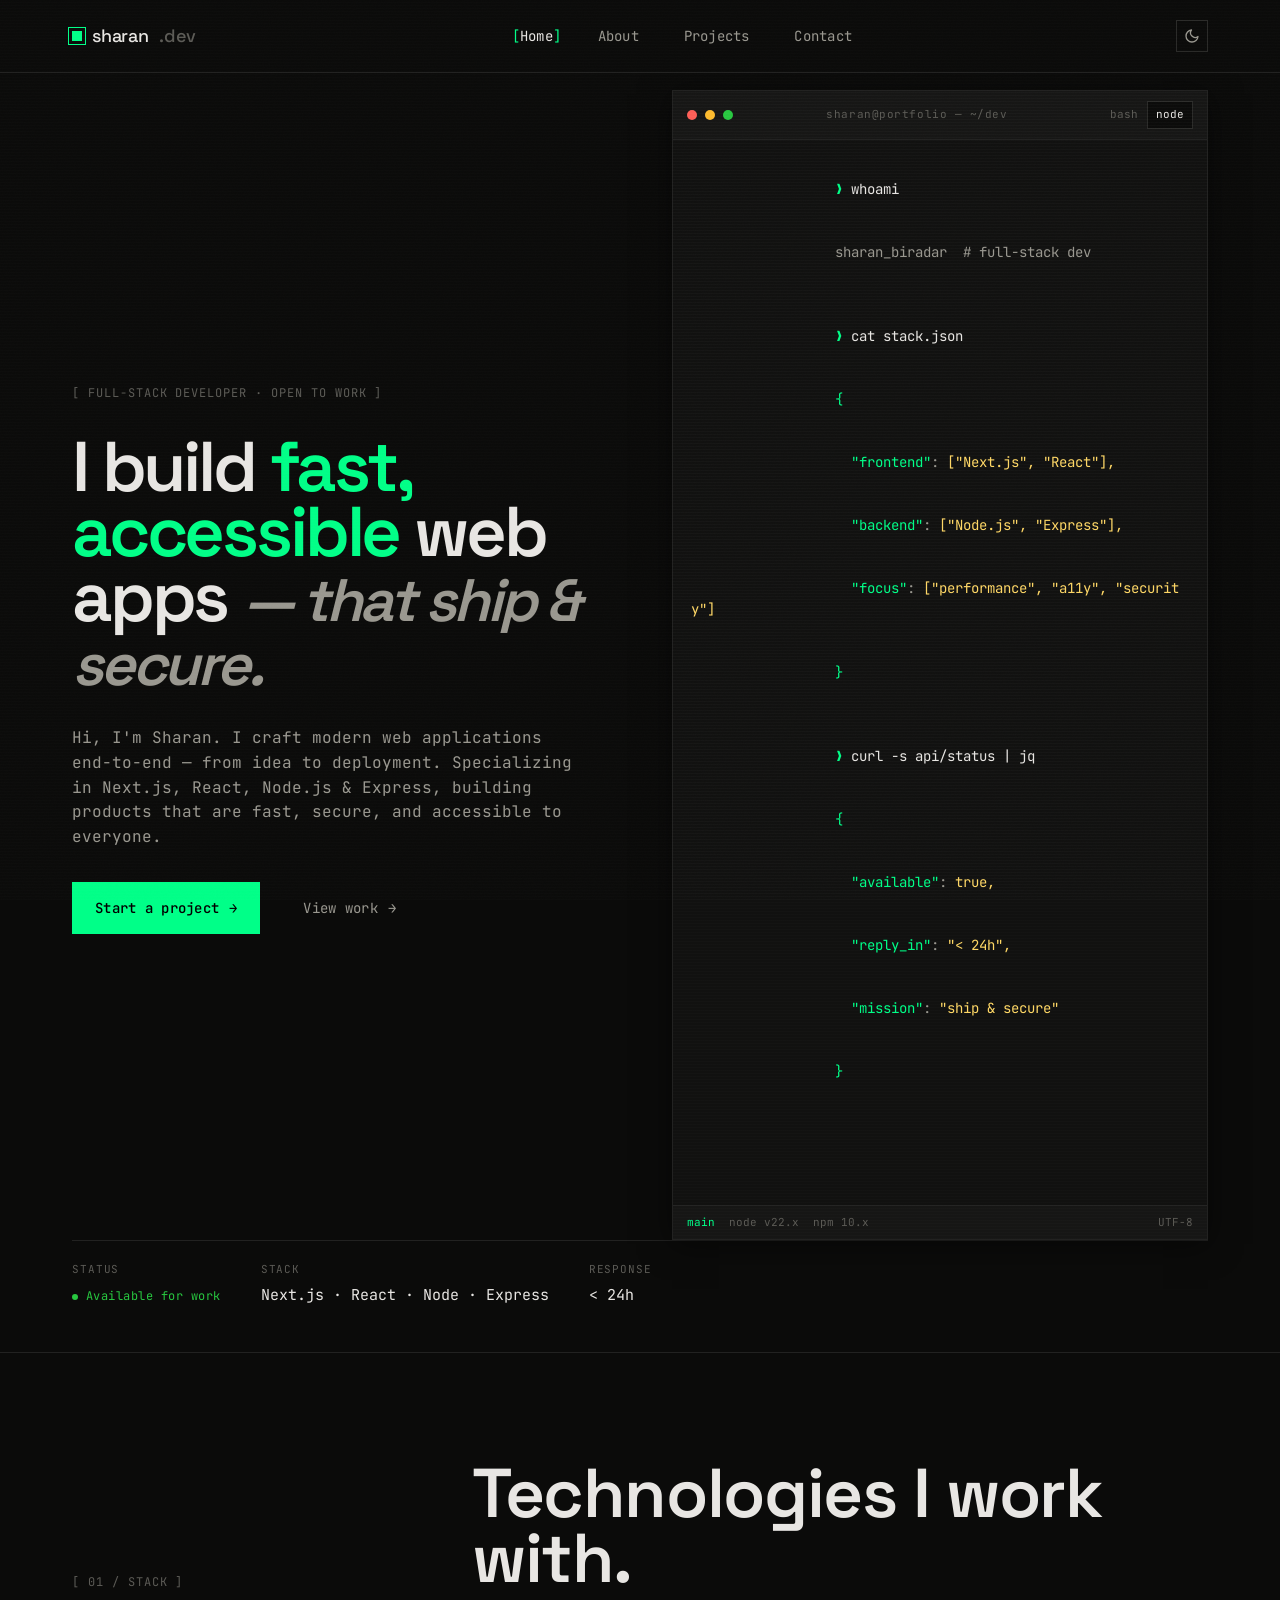
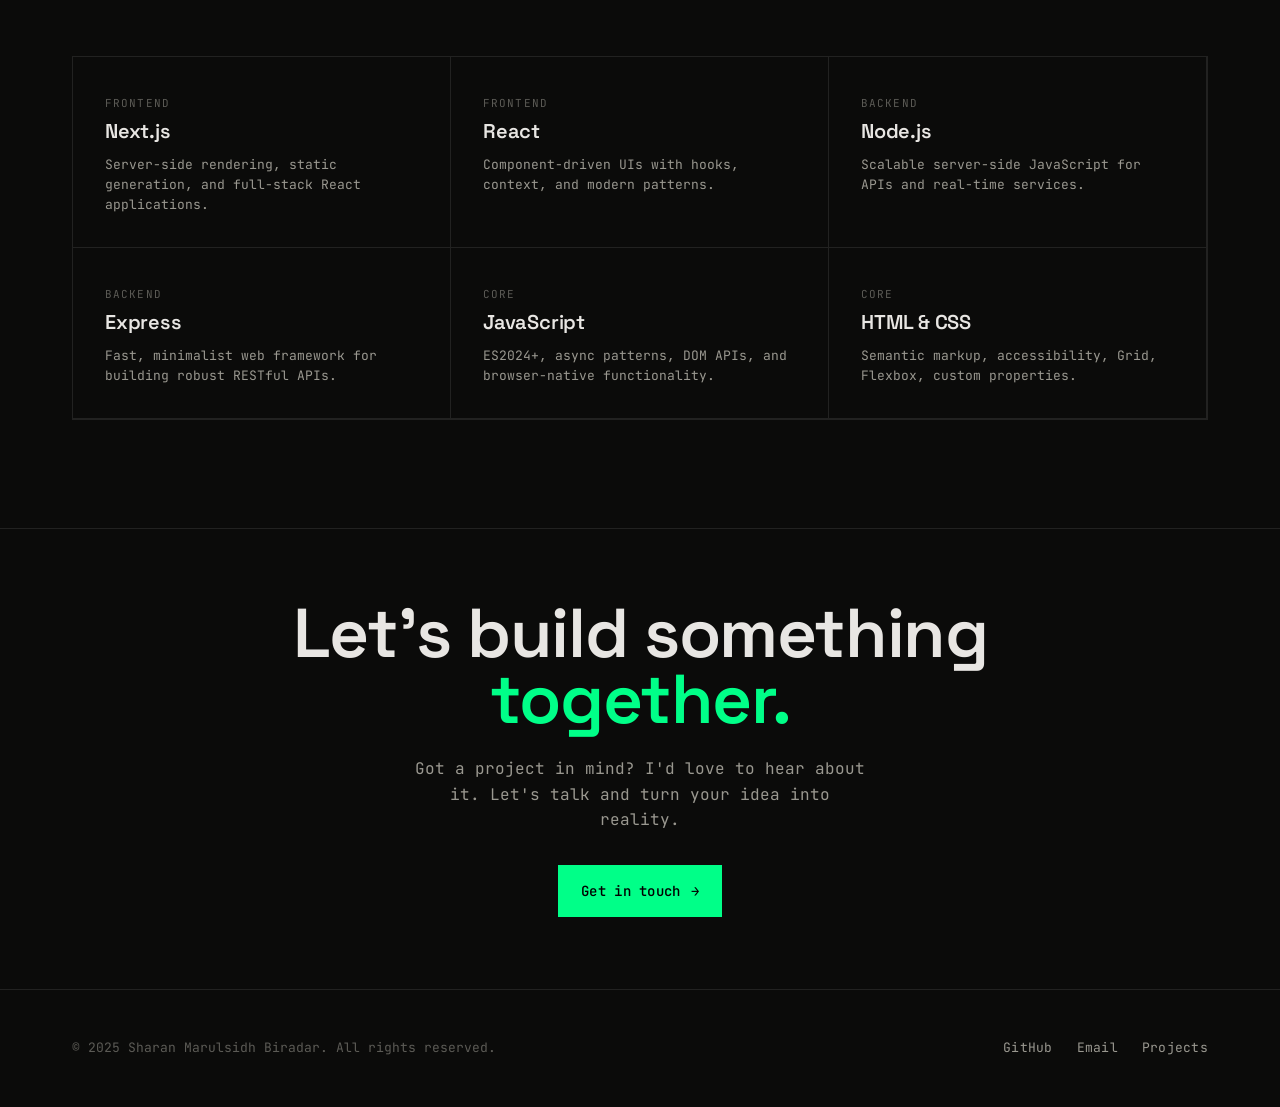
<file: index.html>
<!DOCTYPE html>
<html lang="en" data-theme="dark">
<head>
  <!-- Primary Meta Tags -->
  <meta charset="UTF-8">
  <meta name="viewport" content="width=device-width, initial-scale=1.0">
  <title>Sharan Marulsidh Biradar — Full-Stack Web Developer | Portfolio</title>
  <meta name="description" content="I build fast, accessible web apps that ship and secure. Full-stack developer specializing in Next.js, React, Node.js, and Express.">
  <meta name="author" content="Sharan Marulsidh Biradar">
  <meta name="robots" content="index, follow">
  <meta name="googlebot" content="index, follow, max-image-preview:large, max-snippet:-1">

  <!-- Open Graph / Social -->
  <meta property="og:type" content="website">
  <meta property="og:url" content="https://sharanmb.dev/">
  <meta property="og:title" content="Sharan Marulsidh Biradar — Full-Stack Web Developer">
  <meta property="og:description" content="I build fast, accessible web apps that ship and secure. Full-stack developer specializing in Next.js, React, Node.js, and Express.">
  <meta property="og:site_name" content="Sharan Marulsidh Biradar">
  <meta property="og:locale" content="en_US">

  <!-- Twitter Card -->
  <meta name="twitter:card" content="summary_large_image">
  <meta name="twitter:title" content="Sharan Marulsidh Biradar — Full-Stack Web Developer">
  <meta name="twitter:description" content="I build fast, accessible web apps that ship and secure. Full-stack developer specializing in Next.js, React, Node.js, and Express.">

  <!-- Canonical -->
  <link rel="canonical" href="https://sharanmb.dev/">

  <!-- Structured Data (JSON-LD) -->
  <script type="application/ld+json">
  {
    "@context": "https://schema.org",
    "@type": "Person",
    "name": "Sharan Marulsidh Biradar",
    "url": "https://sharanmb.dev",
    "jobTitle": "Full-Stack Web Developer",
    "description": "I build fast, accessible web apps that ship and secure.",
    "email": "mailto:sharan.marulsidh@cmr.edu.in",
    "knowsAbout": ["Next.js", "React", "Node.js", "Express", "JavaScript", "HTML5", "CSS3"]
  }
  </script>

  <!-- Styles -->
  <link rel="stylesheet" href="css/style.css">

  <!-- Theme init (prevent flash) -->
  <script>
    (function(){
      try {
        var t = localStorage.getItem('theme') === 'light' ? 'light' : 'dark';
        document.documentElement.setAttribute('data-theme', t);
        document.documentElement.style.colorScheme = t;
      } catch(e) {
        document.documentElement.setAttribute('data-theme', 'dark');
      }
    })();
  </script>
</head>
<body>
  <div class="page-wrapper">

    <!-- Skip Link (Accessibility) -->
    <a href="#main-content" class="skip-link">Skip to main content</a>

    <!-- ============================================================
         HEADER / NAVIGATION
         ============================================================ -->
    <header class="site-header" role="banner">
      <div class="container nav-inner">
        <!-- Logo -->
        <a href="index.html" class="nav-logo" aria-label="Sharan Marulsidh Biradar — home">
          <span class="nav-logo__dot" aria-hidden="true"></span>
          sharan<span class="nav-logo__suffix">.dev</span>
        </a>

        <!-- Desktop Navigation -->
        <nav aria-label="Main navigation" class="nav-links" id="main-nav">
          <a href="index.html" class="nav-link" aria-current="page">Home</a>
          <a href="about.html" class="nav-link">About</a>
          <a href="projects.html" class="nav-link">Projects</a>
          <a href="contact.html" class="nav-link">Contact</a>
        </nav>

        <!-- Actions -->
        <div class="nav-actions">
          <!-- Theme Toggle -->
          <button type="button"
                  id="theme-toggle"
                  class="theme-toggle"
                  aria-pressed="false"
                  aria-label="Switch to light mode">
            <svg class="icon-moon" xmlns="http://www.w3.org/2000/svg" width="16" height="16" viewBox="0 0 24 24" fill="none" stroke="currentColor" stroke-width="2" stroke-linecap="round" stroke-linejoin="round" aria-hidden="true">
              <path d="M21 12.79A9 9 0 1 1 11.21 3 7 7 0 0 0 21 12.79z"></path>
            </svg>
            <svg class="icon-sun" xmlns="http://www.w3.org/2000/svg" width="16" height="16" viewBox="0 0 24 24" fill="none" stroke="currentColor" stroke-width="2" stroke-linecap="round" stroke-linejoin="round" aria-hidden="true" style="display:none;">
              <circle cx="12" cy="12" r="5"></circle>
              <line x1="12" y1="1" x2="12" y2="3"></line>
              <line x1="12" y1="21" x2="12" y2="23"></line>
              <line x1="4.22" y1="4.22" x2="5.64" y2="5.64"></line>
              <line x1="18.36" y1="18.36" x2="19.78" y2="19.78"></line>
              <line x1="1" y1="12" x2="3" y2="12"></line>
              <line x1="21" y1="12" x2="23" y2="12"></line>
              <line x1="4.22" y1="19.78" x2="5.64" y2="18.36"></line>
              <line x1="18.36" y1="5.64" x2="19.78" y2="4.22"></line>
            </svg>
          </button>

          <!-- Mobile Menu Toggle -->
          <button type="button"
                  id="mobile-menu-toggle"
                  class="mobile-menu-toggle"
                  aria-expanded="false"
                  aria-controls="mobile-nav"
                  aria-label="Toggle navigation menu">
            <span aria-hidden="true"></span>
            <span aria-hidden="true"></span>
            <span aria-hidden="true"></span>
          </button>
        </div>
      </div>
    </header>

    <!-- Mobile Navigation -->
    <nav id="mobile-nav" class="mobile-nav" aria-label="Mobile navigation">
      <a href="index.html" class="nav-link" aria-current="page">Home</a>
      <a href="about.html" class="nav-link">About</a>
      <a href="projects.html" class="nav-link">Projects</a>
      <a href="contact.html" class="nav-link">Contact</a>
    </nav>

    <!-- ============================================================
         MAIN CONTENT
         ============================================================ -->
    <main id="main-content" tabindex="-1">

      <!-- ========== HERO SECTION ========== -->
      <section class="hero" aria-labelledby="hero-heading">
        <div class="container">
          <div class="hero__grid">

            <!-- Left: Content -->
            <div class="hero__content">
              <span class="hero__label" aria-hidden="true">[ Full-stack developer · open to work ]</span>

              <h1 id="hero-heading" class="hero__title">
                I build
                <span class="highlight">fast,</span>
                <span class="highlight">accessible</span>
                web apps
                <span class="subdued">— that ship &amp; secure.</span>
              </h1>

              <p class="hero__description">
                Hi, I'm Sharan. I craft modern web applications end-to-end — from idea to deployment. 
                Specializing in Next.js, React, Node.js &amp; Express, building products that are fast, 
                secure, and accessible to everyone.
              </p>

              <div class="hero__cta-group">
                <a href="contact.html" class="btn btn--primary" id="cta-contact">
                  Start a project
                  <span class="btn__arrow" aria-hidden="true">→</span>
                </a>
                <a href="projects.html" class="btn btn--ghost" id="cta-projects">
                  View work <span aria-hidden="true">→</span>
                </a>
              </div>
            </div>

            <!-- Right: Terminal Window (Decorative) -->
            <aside class="terminal" aria-label="Decorative code terminal" role="img">
              <div class="terminal__header" aria-hidden="true">
                <span class="terminal__dot terminal__dot--red"></span>
                <span class="terminal__dot terminal__dot--yellow"></span>
                <span class="terminal__dot terminal__dot--green"></span>
                <span class="terminal__title">sharan@portfolio — ~/dev</span>
                <div class="terminal__tabs">
                  <span class="terminal__tab">bash</span>
                  <span class="terminal__tab terminal__tab--active">node</span>
                </div>
              </div>

              <div class="terminal__body">
                <div class="terminal__line" style="opacity:0; transform:translateY(5px); transition: all 0.3s ease-out;">
                  <span class="terminal__prompt">❯ </span><span class="terminal__command">whoami</span>
                </div>
                <div class="terminal__line" style="opacity:0; transform:translateY(5px); transition: all 0.3s ease-out;">
                  <span class="terminal__output">sharan_biradar  # full-stack dev</span>
                </div>
                <div class="terminal__line" style="opacity:0; transform:translateY(5px); transition: all 0.3s ease-out;">&nbsp;</div>
                <div class="terminal__line" style="opacity:0; transform:translateY(5px); transition: all 0.3s ease-out;">
                  <span class="terminal__prompt">❯ </span><span class="terminal__command">cat stack.json</span>
                </div>
                <div class="terminal__line" style="opacity:0; transform:translateY(5px); transition: all 0.3s ease-out;">
                  <span class="terminal__key">{</span>
                </div>
                <div class="terminal__line" style="opacity:0; transform:translateY(5px); transition: all 0.3s ease-out;">
                  <span class="terminal__key">  "frontend"</span><span class="terminal__output">:</span><span class="terminal__value"> ["Next.js", "React"],</span>
                </div>
                <div class="terminal__line" style="opacity:0; transform:translateY(5px); transition: all 0.3s ease-out;">
                  <span class="terminal__key">  "backend"</span><span class="terminal__output">:</span><span class="terminal__value"> ["Node.js", "Express"],</span>
                </div>
                <div class="terminal__line" style="opacity:0; transform:translateY(5px); transition: all 0.3s ease-out;">
                  <span class="terminal__key">  "focus"</span><span class="terminal__output">:</span><span class="terminal__value"> ["performance", "a11y", "security"]</span>
                </div>
                <div class="terminal__line" style="opacity:0; transform:translateY(5px); transition: all 0.3s ease-out;">
                  <span class="terminal__key">}</span>
                </div>
                <div class="terminal__line" style="opacity:0; transform:translateY(5px); transition: all 0.3s ease-out;">&nbsp;</div>
                <div class="terminal__line" style="opacity:0; transform:translateY(5px); transition: all 0.3s ease-out;">
                  <span class="terminal__prompt">❯ </span><span class="terminal__command">curl -s api/status | jq</span>
                </div>
                <div class="terminal__line" style="opacity:0; transform:translateY(5px); transition: all 0.3s ease-out;">
                  <span class="terminal__key">{</span>
                </div>
                <div class="terminal__line" style="opacity:0; transform:translateY(5px); transition: all 0.3s ease-out;">
                  <span class="terminal__key">  "available"</span><span class="terminal__output">:</span><span class="terminal__value"> true,</span>
                </div>
                <div class="terminal__line" style="opacity:0; transform:translateY(5px); transition: all 0.3s ease-out;">
                  <span class="terminal__key">  "reply_in"</span><span class="terminal__output">:</span><span class="terminal__value"> "< 24h",</span>
                </div>
                <div class="terminal__line" style="opacity:0; transform:translateY(5px); transition: all 0.3s ease-out;">
                  <span class="terminal__key">  "mission"</span><span class="terminal__output">:</span><span class="terminal__value"> "ship & secure"</span>
                </div>
                <div class="terminal__line" style="opacity:0; transform:translateY(5px); transition: all 0.3s ease-out;">
                  <span class="terminal__key">}</span>
                </div>
                <div class="terminal__line" style="opacity:0; transform:translateY(5px); transition: all 0.3s ease-out;">&nbsp;</div>
                <div class="terminal__line" style="opacity:0; transform:translateY(5px); transition: all 0.3s ease-out;">
                  <span class="terminal__prompt">❯ </span><span class="terminal__cursor"></span>
                </div>
              </div>

              <div class="terminal__footer" aria-hidden="true">
                <div class="terminal__footer-left">
                  <span><span class="terminal__branch">main</span></span>
                  <span>node v22.x</span>
                  <span>npm 10.x</span>
                </div>
                <span>UTF-8</span>
              </div>
            </aside>

          </div>

          <!-- Meta Row -->
          <div class="hero__meta">
            <div class="hero__meta-item">
              <span class="hero__meta-label">Status</span>
              <span class="hero__meta-value">
                <span class="status-badge">
                  <span class="status-badge__dot" aria-hidden="true"></span>
                  Available for work
                </span>
              </span>
            </div>
            <div class="hero__meta-item">
              <span class="hero__meta-label">Stack</span>
              <span class="hero__meta-value">Next.js · React · Node · Express</span>
            </div>
            <div class="hero__meta-item">
              <span class="hero__meta-label">Response</span>
              <span class="hero__meta-value">&lt; 24h</span>
            </div>
          </div>
        </div>
      </section>

      <!-- ========== SKILLS PREVIEW ========== -->
      <section class="section" id="skills-preview" aria-labelledby="skills-heading">
        <div class="container">
          <div class="section__header">
            <span class="section__label">[ 01 / STACK ]</span>
            <h2 class="section__title" id="skills-heading">Technologies I work with.</h2>
          </div>

          <div class="skills__grid" role="list">
            <article class="skill-card" role="listitem">
              <span class="skill-card__label">Frontend</span>
              <h3 class="skill-card__name">Next.js</h3>
              <p class="skill-card__desc">Server-side rendering, static generation, and full-stack React applications.</p>
            </article>
            <article class="skill-card" role="listitem">
              <span class="skill-card__label">Frontend</span>
              <h3 class="skill-card__name">React</h3>
              <p class="skill-card__desc">Component-driven UIs with hooks, context, and modern patterns.</p>
            </article>
            <article class="skill-card" role="listitem">
              <span class="skill-card__label">Backend</span>
              <h3 class="skill-card__name">Node.js</h3>
              <p class="skill-card__desc">Scalable server-side JavaScript for APIs and real-time services.</p>
            </article>
            <article class="skill-card" role="listitem">
              <span class="skill-card__label">Backend</span>
              <h3 class="skill-card__name">Express</h3>
              <p class="skill-card__desc">Fast, minimalist web framework for building robust RESTful APIs.</p>
            </article>
            <article class="skill-card" role="listitem">
              <span class="skill-card__label">Core</span>
              <h3 class="skill-card__name">JavaScript</h3>
              <p class="skill-card__desc">ES2024+, async patterns, DOM APIs, and browser-native functionality.</p>
            </article>
            <article class="skill-card" role="listitem">
              <span class="skill-card__label">Core</span>
              <h3 class="skill-card__name">HTML &amp; CSS</h3>
              <p class="skill-card__desc">Semantic markup, accessibility, Grid, Flexbox, custom properties.</p>
            </article>
          </div>
        </div>
      </section>

      <!-- ========== CTA BANNER ========== -->
      <section class="section" aria-labelledby="cta-heading" style="padding-block: clamp(40px, 8vh, 80px);">
        <div class="container" style="text-align: center;">
          <h2 id="cta-heading" class="section__title" style="margin-bottom: var(--space-lg);">
            Let's build something<br><span style="color: var(--color-primary);">together.</span>
          </h2>
          <p style="color: var(--color-text-muted); margin-bottom: var(--space-xl); max-width: 45ch; margin-inline: auto; font-size: 1rem; line-height: 1.6;">
            Got a project in mind? I'd love to hear about it. Let's talk and turn your idea into reality.
          </p>
          <a href="contact.html" class="btn btn--primary" id="cta-bottom-contact">
            Get in touch
            <span class="btn__arrow" aria-hidden="true">→</span>
          </a>
        </div>
      </section>

    </main>

    <!-- ============================================================
         FOOTER
         ============================================================ -->
    <footer class="site-footer" role="contentinfo">
      <div class="container footer__inner">
        <p class="footer__copyright">
          © <time datetime="2025">2025</time> Sharan Marulsidh Biradar. All rights reserved.
        </p>
        <nav class="footer__links" aria-label="Footer navigation">
          <a href="https://github.com/sharanbiradar20-hash" class="footer__link" target="_blank" rel="noopener noreferrer">GitHub</a>
          <a href="mailto:sharan.marulsidh@cmr.edu.in" class="footer__link">Email</a>
          <a href="projects.html" class="footer__link">Projects</a>
        </nav>
      </div>
    </footer>

  </div>

  <!-- Scripts -->
  <script src="js/main.js"></script>
</body>
</html>
</file>
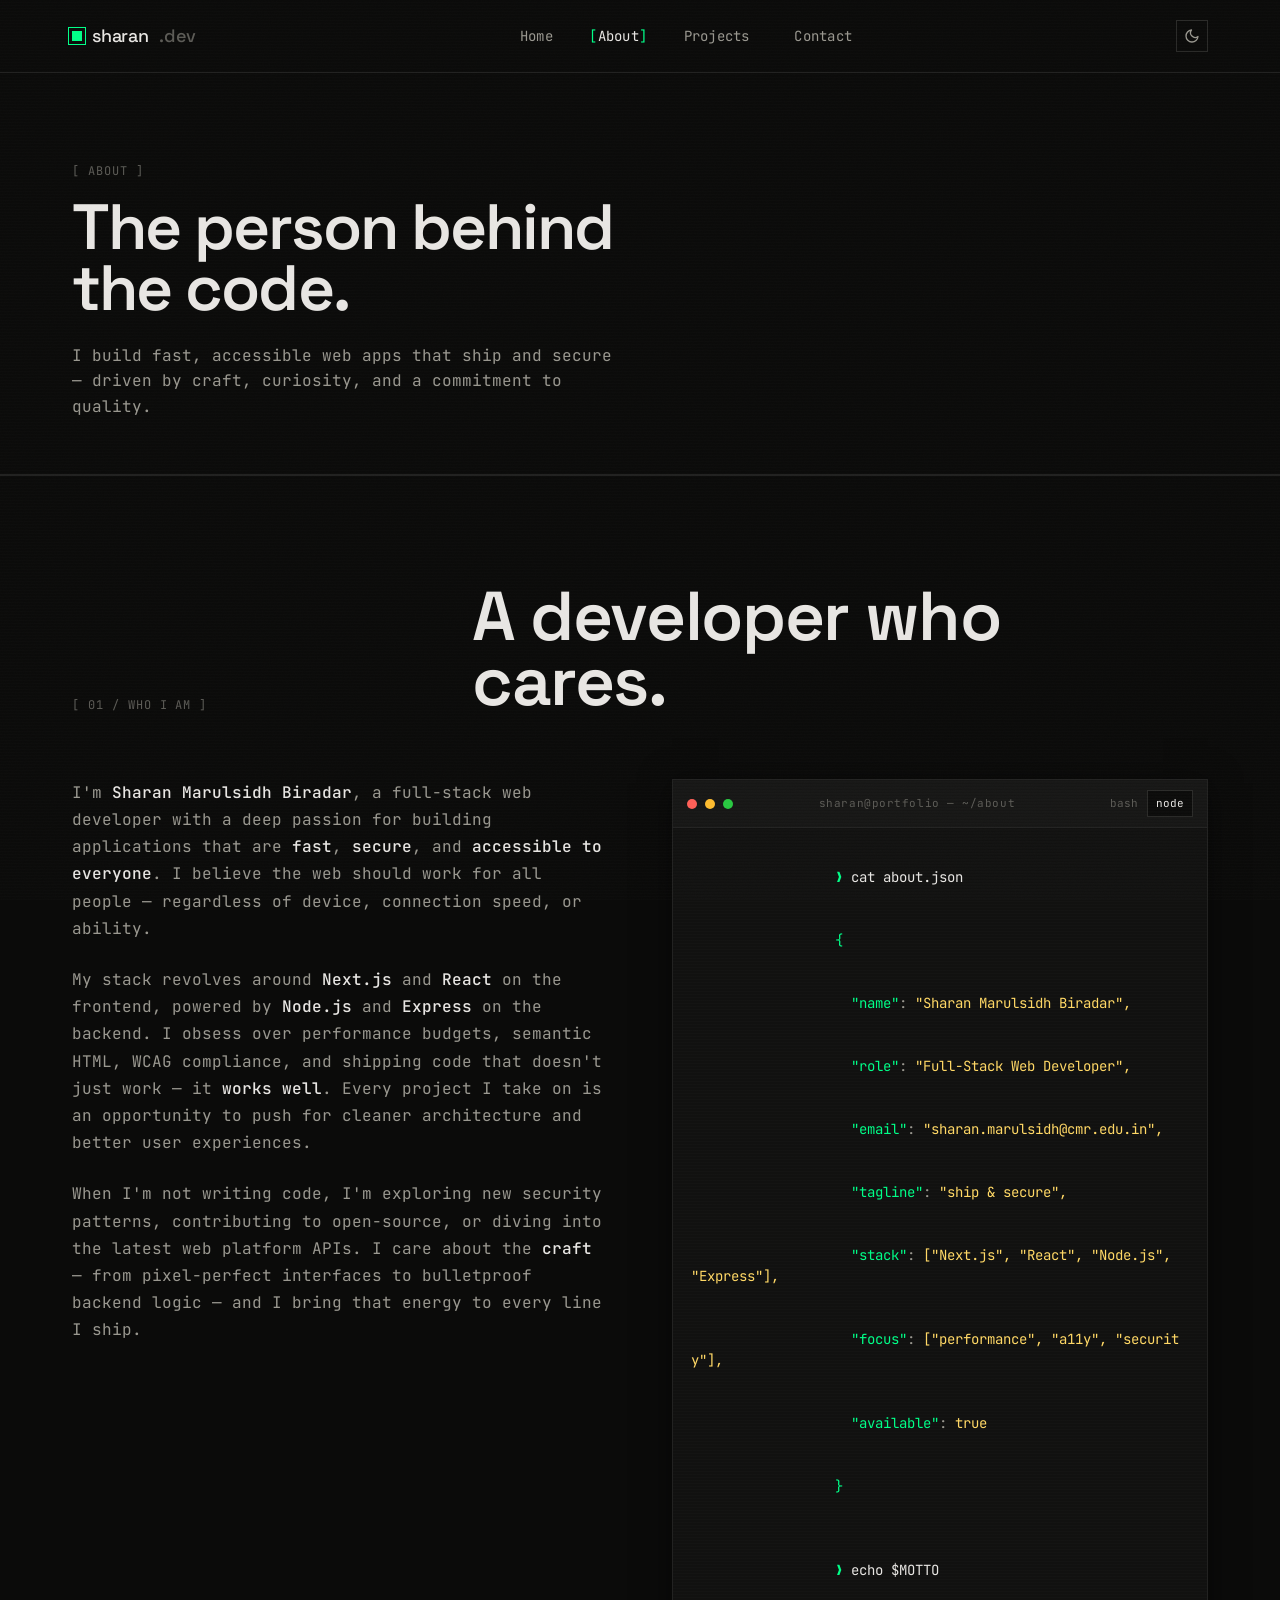
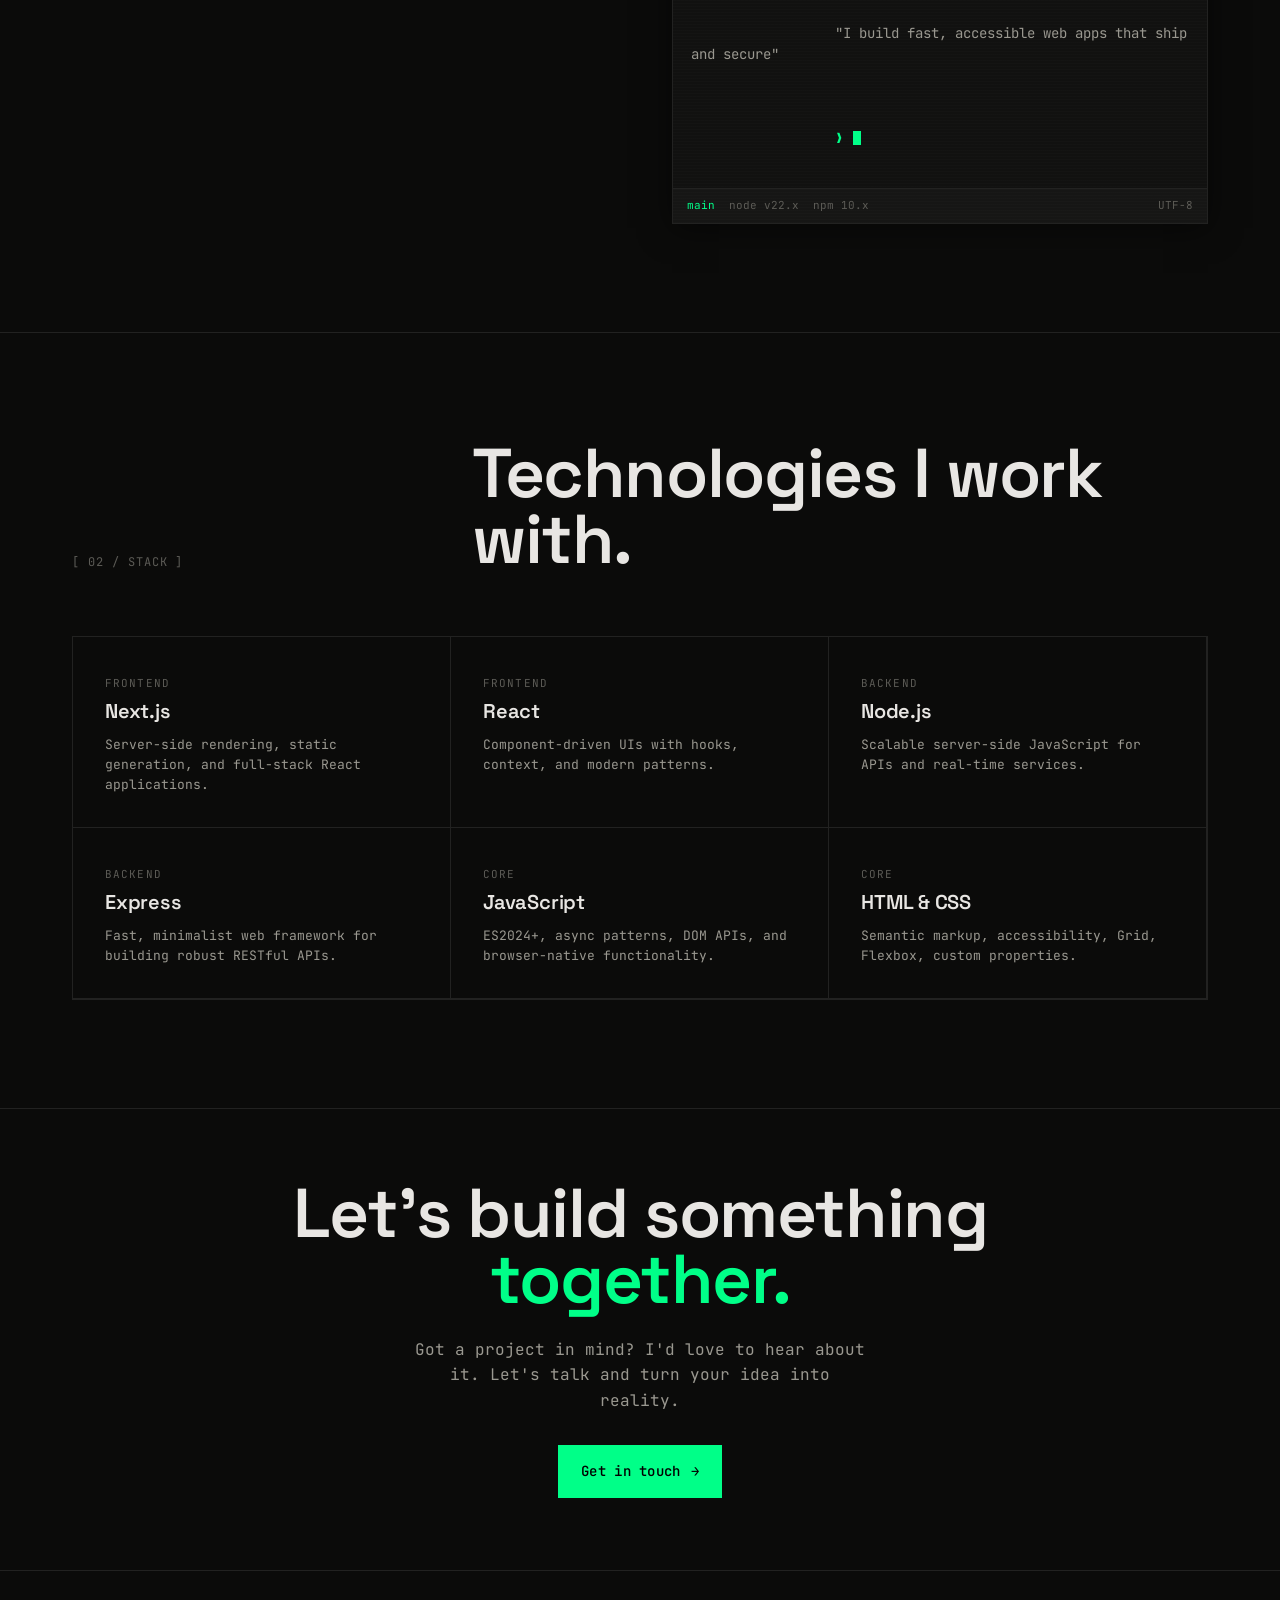
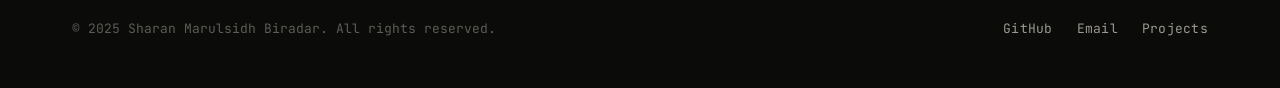
<file: about.html>
<!DOCTYPE html>
<html lang="en" data-theme="dark">
<head>
  <!-- Primary Meta Tags -->
  <meta charset="UTF-8">
  <meta name="viewport" content="width=device-width, initial-scale=1.0">
  <title>About — Sharan Marulsidh Biradar | Full-Stack Web Developer</title>
  <meta name="description" content="Learn more about Sharan Marulsidh Biradar — a full-stack web developer who builds fast, accessible web apps that ship and secure. Specializing in Next.js, React, Node.js, and Express.">
  <meta name="author" content="Sharan Marulsidh Biradar">
  <meta name="robots" content="index, follow">
  <meta name="googlebot" content="index, follow, max-image-preview:large, max-snippet:-1">

  <!-- Open Graph / Social -->
  <meta property="og:type" content="website">
  <meta property="og:url" content="https://sharanmb.dev/about">
  <meta property="og:title" content="About — Sharan Marulsidh Biradar | Full-Stack Web Developer">
  <meta property="og:description" content="Learn more about Sharan Marulsidh Biradar — a full-stack web developer who builds fast, accessible web apps that ship and secure.">
  <meta property="og:site_name" content="Sharan Marulsidh Biradar">
  <meta property="og:locale" content="en_US">

  <!-- Twitter Card -->
  <meta name="twitter:card" content="summary_large_image">
  <meta name="twitter:title" content="About — Sharan Marulsidh Biradar | Full-Stack Web Developer">
  <meta name="twitter:description" content="Learn more about Sharan Marulsidh Biradar — a full-stack web developer who builds fast, accessible web apps that ship and secure.">

  <!-- Canonical -->
  <link rel="canonical" href="https://sharanmb.dev/about">

  <!-- Structured Data (JSON-LD) -->
  <script type="application/ld+json">
  {
    "@context": "https://schema.org",
    "@type": "AboutPage",
    "mainEntity": {
      "@type": "Person",
      "name": "Sharan Marulsidh Biradar",
      "url": "https://sharanmb.dev",
      "jobTitle": "Full-Stack Web Developer",
      "description": "I build fast, accessible web apps that ship and secure.",
      "email": "mailto:sharan.marulsidh@cmr.edu.in",
      "knowsAbout": ["Next.js", "React", "Node.js", "Express", "JavaScript", "HTML5", "CSS3"]
    }
  }
  </script>

  <!-- Styles -->
  <link rel="stylesheet" href="css/style.css">

  <!-- Theme init (prevent flash) -->
  <script>
    (function(){
      try {
        var t = localStorage.getItem('theme') === 'light' ? 'light' : 'dark';
        document.documentElement.setAttribute('data-theme', t);
        document.documentElement.style.colorScheme = t;
      } catch(e) {
        document.documentElement.setAttribute('data-theme', 'dark');
      }
    })();
  </script>
</head>
<body>
  <div class="page-wrapper">

    <!-- Skip Link (Accessibility) -->
    <a href="#main-content" class="skip-link">Skip to main content</a>

    <!-- ============================================================
         HEADER / NAVIGATION
         ============================================================ -->
    <header class="site-header" role="banner">
      <div class="container nav-inner">
        <!-- Logo -->
        <a href="index.html" class="nav-logo" aria-label="Sharan Marulsidh Biradar — home">
          <span class="nav-logo__dot" aria-hidden="true"></span>
          sharan<span class="nav-logo__suffix">.dev</span>
        </a>

        <!-- Desktop Navigation -->
        <nav aria-label="Main navigation" class="nav-links" id="main-nav">
          <a href="index.html" class="nav-link">Home</a>
          <a href="about.html" class="nav-link" aria-current="page">About</a>
          <a href="projects.html" class="nav-link">Projects</a>
          <a href="contact.html" class="nav-link">Contact</a>
        </nav>

        <!-- Actions -->
        <div class="nav-actions">
          <!-- Theme Toggle -->
          <button type="button"
                  id="theme-toggle"
                  class="theme-toggle"
                  aria-pressed="false"
                  aria-label="Switch to light mode">
            <svg class="icon-moon" xmlns="http://www.w3.org/2000/svg" width="16" height="16" viewBox="0 0 24 24" fill="none" stroke="currentColor" stroke-width="2" stroke-linecap="round" stroke-linejoin="round" aria-hidden="true">
              <path d="M21 12.79A9 9 0 1 1 11.21 3 7 7 0 0 0 21 12.79z"></path>
            </svg>
            <svg class="icon-sun" xmlns="http://www.w3.org/2000/svg" width="16" height="16" viewBox="0 0 24 24" fill="none" stroke="currentColor" stroke-width="2" stroke-linecap="round" stroke-linejoin="round" aria-hidden="true" style="display:none;">
              <circle cx="12" cy="12" r="5"></circle>
              <line x1="12" y1="1" x2="12" y2="3"></line>
              <line x1="12" y1="21" x2="12" y2="23"></line>
              <line x1="4.22" y1="4.22" x2="5.64" y2="5.64"></line>
              <line x1="18.36" y1="18.36" x2="19.78" y2="19.78"></line>
              <line x1="1" y1="12" x2="3" y2="12"></line>
              <line x1="21" y1="12" x2="23" y2="12"></line>
              <line x1="4.22" y1="19.78" x2="5.64" y2="18.36"></line>
              <line x1="18.36" y1="5.64" x2="19.78" y2="4.22"></line>
            </svg>
          </button>

          <!-- Mobile Menu Toggle -->
          <button type="button"
                  id="mobile-menu-toggle"
                  class="mobile-menu-toggle"
                  aria-expanded="false"
                  aria-controls="mobile-nav"
                  aria-label="Toggle navigation menu">
            <span aria-hidden="true"></span>
            <span aria-hidden="true"></span>
            <span aria-hidden="true"></span>
          </button>
        </div>
      </div>
    </header>

    <!-- Mobile Navigation -->
    <nav id="mobile-nav" class="mobile-nav" aria-label="Mobile navigation">
      <a href="index.html" class="nav-link">Home</a>
      <a href="about.html" class="nav-link" aria-current="page">About</a>
      <a href="projects.html" class="nav-link">Projects</a>
      <a href="contact.html" class="nav-link">Contact</a>
    </nav>

    <!-- ============================================================
         MAIN CONTENT
         ============================================================ -->
    <main id="main-content" tabindex="-1">

      <!-- ========== PAGE HEADER ========== -->
      <section class="page-header" aria-labelledby="page-heading">
        <div class="container">
          <span class="page-header__label" aria-hidden="true">[ ABOUT ]</span>
          <h1 id="page-heading" class="page-header__title">The person behind<br>the code.</h1>
          <p class="page-header__desc">
            I build fast, accessible web apps that ship and secure — driven by craft, curiosity, and a commitment to quality.
          </p>
        </div>
      </section>

      <!-- ========== ABOUT SECTION ========== -->
      <section class="section" id="about-me" aria-labelledby="about-heading">
        <div class="container">
          <div class="section__header">
            <span class="section__label">[ 01 / WHO I AM ]</span>
            <h2 class="section__title" id="about-heading">A developer who cares.</h2>
          </div>

          <div class="about__grid">
            <!-- Left Column: Bio -->
            <div class="about__text">
              <p>
                I'm <strong>Sharan Marulsidh Biradar</strong>, a full-stack web developer with a deep passion for building applications that are 
                <strong>fast</strong>, <strong>secure</strong>, and <strong>accessible to everyone</strong>. I believe the web should work for 
                all people — regardless of device, connection speed, or ability.
              </p>
              <p>
                My stack revolves around <strong>Next.js</strong> and <strong>React</strong> on the frontend, powered by 
                <strong>Node.js</strong> and <strong>Express</strong> on the backend. I obsess over performance budgets, semantic HTML, 
                WCAG compliance, and shipping code that doesn't just work — it <strong>works well</strong>. Every project I take on is 
                an opportunity to push for cleaner architecture and better user experiences.
              </p>
              <p>
                When I'm not writing code, I'm exploring new security patterns, contributing to open-source, 
                or diving into the latest web platform APIs. I care about the <strong>craft</strong> — from pixel-perfect 
                interfaces to bulletproof backend logic — and I bring that energy to every line I ship.
              </p>
            </div>

            <!-- Right Column: Terminal (Decorative) -->
            <aside class="terminal" aria-label="Decorative terminal showing developer profile" role="img">
              <div class="terminal__header" aria-hidden="true">
                <span class="terminal__dot terminal__dot--red"></span>
                <span class="terminal__dot terminal__dot--yellow"></span>
                <span class="terminal__dot terminal__dot--green"></span>
                <span class="terminal__title">sharan@portfolio — ~/about</span>
                <div class="terminal__tabs">
                  <span class="terminal__tab">bash</span>
                  <span class="terminal__tab terminal__tab--active">node</span>
                </div>
              </div>

              <div class="terminal__body">
                <div class="terminal__line" style="opacity:0; transform:translateY(5px); transition: all 0.3s ease-out;">
                  <span class="terminal__prompt">❯ </span><span class="terminal__command">cat about.json</span>
                </div>
                <div class="terminal__line" style="opacity:0; transform:translateY(5px); transition: all 0.3s ease-out;">
                  <span class="terminal__key">{</span>
                </div>
                <div class="terminal__line" style="opacity:0; transform:translateY(5px); transition: all 0.3s ease-out;">
                  <span class="terminal__key">  "name"</span><span class="terminal__output">:</span><span class="terminal__value"> "Sharan Marulsidh Biradar",</span>
                </div>
                <div class="terminal__line" style="opacity:0; transform:translateY(5px); transition: all 0.3s ease-out;">
                  <span class="terminal__key">  "role"</span><span class="terminal__output">:</span><span class="terminal__value"> "Full-Stack Web Developer",</span>
                </div>
                <div class="terminal__line" style="opacity:0; transform:translateY(5px); transition: all 0.3s ease-out;">
                  <span class="terminal__key">  "email"</span><span class="terminal__output">:</span><span class="terminal__value"> "sharan.marulsidh@cmr.edu.in",</span>
                </div>
                <div class="terminal__line" style="opacity:0; transform:translateY(5px); transition: all 0.3s ease-out;">
                  <span class="terminal__key">  "tagline"</span><span class="terminal__output">:</span><span class="terminal__value"> "ship &amp; secure",</span>
                </div>
                <div class="terminal__line" style="opacity:0; transform:translateY(5px); transition: all 0.3s ease-out;">
                  <span class="terminal__key">  "stack"</span><span class="terminal__output">:</span><span class="terminal__value"> ["Next.js", "React", "Node.js", "Express"],</span>
                </div>
                <div class="terminal__line" style="opacity:0; transform:translateY(5px); transition: all 0.3s ease-out;">
                  <span class="terminal__key">  "focus"</span><span class="terminal__output">:</span><span class="terminal__value"> ["performance", "a11y", "security"],</span>
                </div>
                <div class="terminal__line" style="opacity:0; transform:translateY(5px); transition: all 0.3s ease-out;">
                  <span class="terminal__key">  "available"</span><span class="terminal__output">:</span><span class="terminal__value"> true</span>
                </div>
                <div class="terminal__line" style="opacity:0; transform:translateY(5px); transition: all 0.3s ease-out;">
                  <span class="terminal__key">}</span>
                </div>
                <div class="terminal__line" style="opacity:0; transform:translateY(5px); transition: all 0.3s ease-out;">&nbsp;</div>
                <div class="terminal__line" style="opacity:0; transform:translateY(5px); transition: all 0.3s ease-out;">
                  <span class="terminal__prompt">❯ </span><span class="terminal__command">echo $MOTTO</span>
                </div>
                <div class="terminal__line" style="opacity:0; transform:translateY(5px); transition: all 0.3s ease-out;">
                  <span class="terminal__output">"I build fast, accessible web apps that ship and secure"</span>
                </div>
                <div class="terminal__line" style="opacity:0; transform:translateY(5px); transition: all 0.3s ease-out;">&nbsp;</div>
                <div class="terminal__line" style="opacity:0; transform:translateY(5px); transition: all 0.3s ease-out;">
                  <span class="terminal__prompt">❯ </span><span class="terminal__cursor"></span>
                </div>
              </div>

              <div class="terminal__footer" aria-hidden="true">
                <div class="terminal__footer-left">
                  <span><span class="terminal__branch">main</span></span>
                  <span>node v22.x</span>
                  <span>npm 10.x</span>
                </div>
                <span>UTF-8</span>
              </div>
            </aside>

          </div>
        </div>
      </section>

      <!-- ========== SKILLS SECTION ========== -->
      <section class="section" id="skills" aria-labelledby="skills-heading">
        <div class="container">
          <div class="section__header">
            <span class="section__label">[ 02 / STACK ]</span>
            <h2 class="section__title" id="skills-heading">Technologies I work with.</h2>
          </div>

          <div class="skills__grid" role="list">
            <article class="skill-card" role="listitem">
              <span class="skill-card__label">Frontend</span>
              <h3 class="skill-card__name">Next.js</h3>
              <p class="skill-card__desc">Server-side rendering, static generation, and full-stack React applications.</p>
            </article>
            <article class="skill-card" role="listitem">
              <span class="skill-card__label">Frontend</span>
              <h3 class="skill-card__name">React</h3>
              <p class="skill-card__desc">Component-driven UIs with hooks, context, and modern patterns.</p>
            </article>
            <article class="skill-card" role="listitem">
              <span class="skill-card__label">Backend</span>
              <h3 class="skill-card__name">Node.js</h3>
              <p class="skill-card__desc">Scalable server-side JavaScript for APIs and real-time services.</p>
            </article>
            <article class="skill-card" role="listitem">
              <span class="skill-card__label">Backend</span>
              <h3 class="skill-card__name">Express</h3>
              <p class="skill-card__desc">Fast, minimalist web framework for building robust RESTful APIs.</p>
            </article>
            <article class="skill-card" role="listitem">
              <span class="skill-card__label">Core</span>
              <h3 class="skill-card__name">JavaScript</h3>
              <p class="skill-card__desc">ES2024+, async patterns, DOM APIs, and browser-native functionality.</p>
            </article>
            <article class="skill-card" role="listitem">
              <span class="skill-card__label">Core</span>
              <h3 class="skill-card__name">HTML &amp; CSS</h3>
              <p class="skill-card__desc">Semantic markup, accessibility, Grid, Flexbox, custom properties.</p>
            </article>
          </div>
        </div>
      </section>

      <!-- ========== CTA BANNER ========== -->
      <section class="section" aria-labelledby="cta-heading" style="padding-block: clamp(40px, 8vh, 80px);">
        <div class="container" style="text-align: center;">
          <h2 id="cta-heading" class="section__title" style="margin-bottom: var(--space-lg);">
            Let's build something<br><span style="color: var(--color-primary);">together.</span>
          </h2>
          <p style="color: var(--color-text-muted); margin-bottom: var(--space-xl); max-width: 45ch; margin-inline: auto; font-size: 1rem; line-height: 1.6;">
            Got a project in mind? I'd love to hear about it. Let's talk and turn your idea into reality.
          </p>
          <a href="contact.html" class="btn btn--primary" id="cta-about-contact">
            Get in touch
            <span class="btn__arrow" aria-hidden="true">→</span>
          </a>
        </div>
      </section>

    </main>

    <!-- ============================================================
         FOOTER
         ============================================================ -->
    <footer class="site-footer" role="contentinfo">
      <div class="container footer__inner">
        <p class="footer__copyright">
          © <time datetime="2025">2025</time> Sharan Marulsidh Biradar. All rights reserved.
        </p>
        <nav class="footer__links" aria-label="Footer navigation">
          <a href="https://github.com/sharanbiradar20-hash" class="footer__link" target="_blank" rel="noopener noreferrer">GitHub</a>
          <a href="mailto:sharan.marulsidh@cmr.edu.in" class="footer__link">Email</a>
          <a href="projects.html" class="footer__link">Projects</a>
        </nav>
      </div>
    </footer>

  </div>

  <!-- Scripts -->
  <script src="js/main.js"></script>
</body>
</html>
</file>
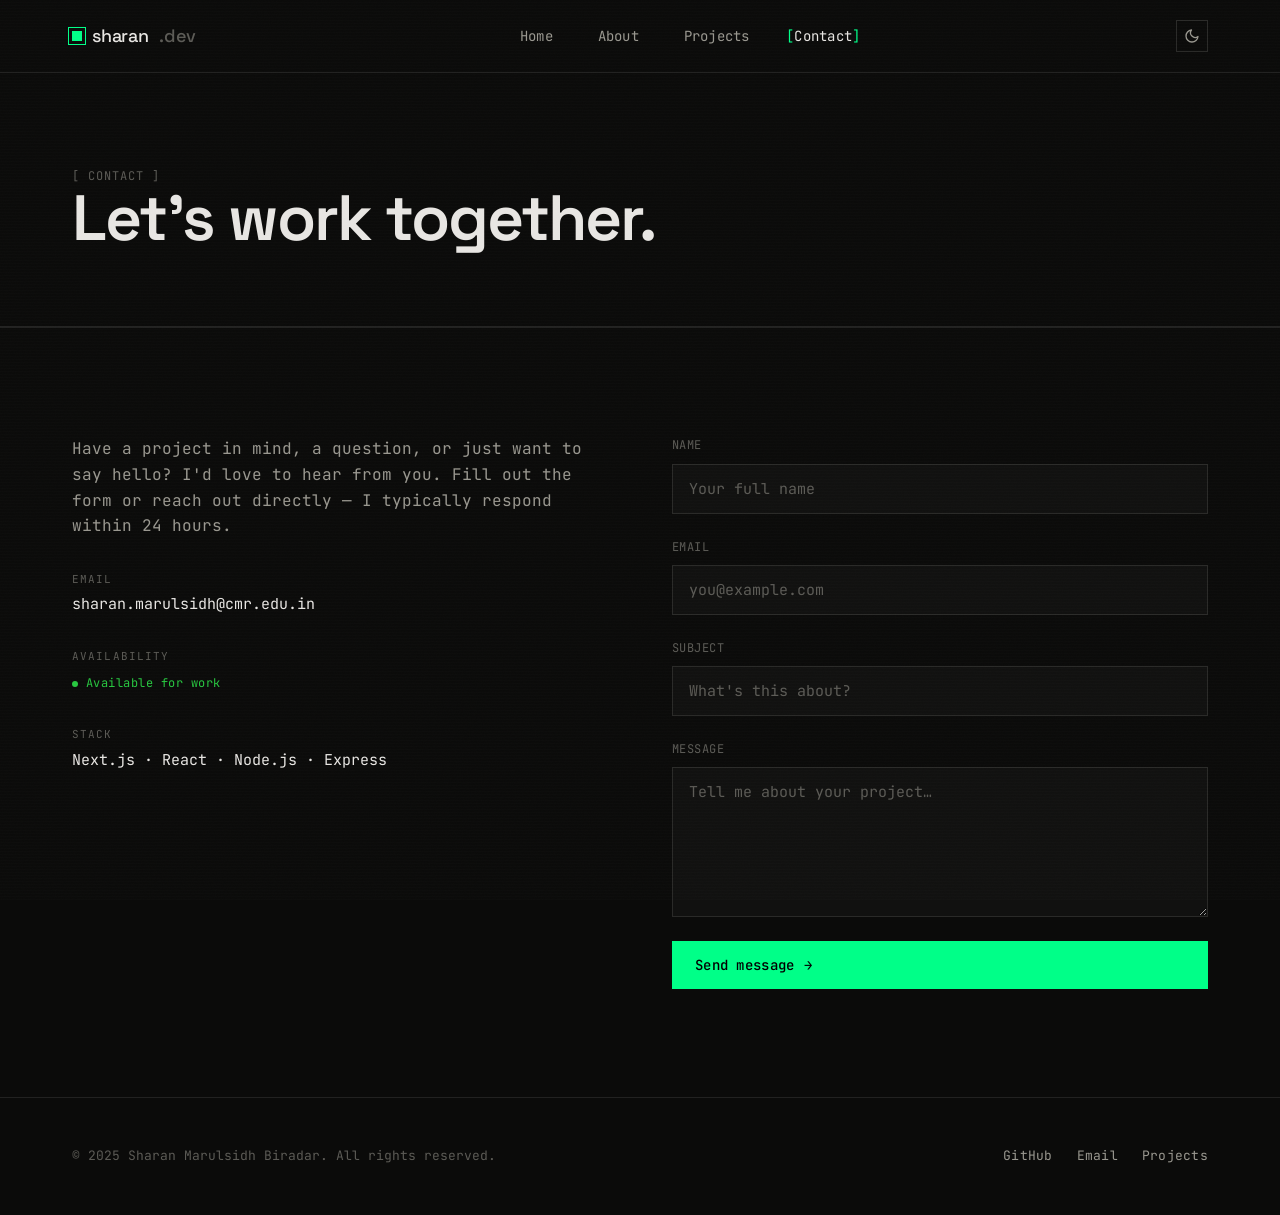
<file: contact.html>
<!DOCTYPE html>
<html lang="en" data-theme="dark">
<head>
  <!-- Primary Meta Tags -->
  <meta charset="UTF-8">
  <meta name="viewport" content="width=device-width, initial-scale=1.0">
  <title>Contact — Sharan Marulsidh Biradar | Full-Stack Web Developer</title>
  <meta name="description" content="Get in touch with Sharan Marulsidh Biradar. Let's collaborate on your next web project — specializing in Next.js, React, Node.js, and Express.">
  <meta name="author" content="Sharan Marulsidh Biradar">
  <meta name="robots" content="index, follow">
  <meta name="googlebot" content="index, follow, max-image-preview:large, max-snippet:-1">

  <!-- Open Graph / Social -->
  <meta property="og:type" content="website">
  <meta property="og:url" content="https://sharanmb.dev/contact">
  <meta property="og:title" content="Contact — Sharan Marulsidh Biradar">
  <meta property="og:description" content="Get in touch with Sharan Marulsidh Biradar. Let's collaborate on your next web project — specializing in Next.js, React, Node.js, and Express.">
  <meta property="og:site_name" content="Sharan Marulsidh Biradar">
  <meta property="og:locale" content="en_US">

  <!-- Twitter Card -->
  <meta name="twitter:card" content="summary_large_image">
  <meta name="twitter:title" content="Contact — Sharan Marulsidh Biradar">
  <meta name="twitter:description" content="Get in touch with Sharan Marulsidh Biradar. Let's collaborate on your next web project — specializing in Next.js, React, Node.js, and Express.">

  <!-- Canonical -->
  <link rel="canonical" href="https://sharanmb.dev/contact">

  <!-- Structured Data (JSON-LD) -->
  <script type="application/ld+json">
  {
    "@context": "https://schema.org",
    "@type": "ContactPage",
    "name": "Contact Sharan Marulsidh Biradar",
    "url": "https://sharanmb.dev/contact",
    "description": "Get in touch with Sharan Marulsidh Biradar for web development projects.",
    "mainEntity": {
      "@type": "Person",
      "name": "Sharan Marulsidh Biradar",
      "url": "https://sharanmb.dev",
      "jobTitle": "Full-Stack Web Developer",
      "email": "mailto:sharan.marulsidh@cmr.edu.in",
      "knowsAbout": ["Next.js", "React", "Node.js", "Express", "JavaScript", "HTML5", "CSS3"]
    }
  }
  </script>

  <!-- Styles -->
  <link rel="stylesheet" href="css/style.css">

  <!-- Visually Hidden Utility (inline for guaranteed availability) -->
  <style>
    .visually-hidden {
      position: absolute;
      width: 1px;
      height: 1px;
      margin: -1px;
      padding: 0;
      overflow: hidden;
      clip: rect(0, 0, 0, 0);
      border: 0;
    }
  </style>

  <!-- Theme init (prevent flash) -->
  <script>
    (function(){
      try {
        var t = localStorage.getItem('theme') === 'light' ? 'light' : 'dark';
        document.documentElement.setAttribute('data-theme', t);
        document.documentElement.style.colorScheme = t;
      } catch(e) {
        document.documentElement.setAttribute('data-theme', 'dark');
      }
    })();
  </script>
</head>
<body>
  <div class="page-wrapper">

    <!-- Skip Link (Accessibility) -->
    <a href="#main-content" class="skip-link">Skip to main content</a>

    <!-- ============================================================
         HEADER / NAVIGATION
         ============================================================ -->
    <header class="site-header" role="banner">
      <div class="container nav-inner">
        <!-- Logo -->
        <a href="index.html" class="nav-logo" aria-label="Sharan Marulsidh Biradar — home">
          <span class="nav-logo__dot" aria-hidden="true"></span>
          sharan<span class="nav-logo__suffix">.dev</span>
        </a>

        <!-- Desktop Navigation -->
        <nav aria-label="Main navigation" class="nav-links" id="main-nav">
          <a href="index.html" class="nav-link">Home</a>
          <a href="about.html" class="nav-link">About</a>
          <a href="projects.html" class="nav-link">Projects</a>
          <a href="contact.html" class="nav-link" aria-current="page">Contact</a>
        </nav>

        <!-- Actions -->
        <div class="nav-actions">
          <!-- Theme Toggle -->
          <button type="button"
                  id="theme-toggle"
                  class="theme-toggle"
                  aria-pressed="false"
                  aria-label="Switch to light mode">
            <svg class="icon-moon" xmlns="http://www.w3.org/2000/svg" width="16" height="16" viewBox="0 0 24 24" fill="none" stroke="currentColor" stroke-width="2" stroke-linecap="round" stroke-linejoin="round" aria-hidden="true">
              <path d="M21 12.79A9 9 0 1 1 11.21 3 7 7 0 0 0 21 12.79z"></path>
            </svg>
            <svg class="icon-sun" xmlns="http://www.w3.org/2000/svg" width="16" height="16" viewBox="0 0 24 24" fill="none" stroke="currentColor" stroke-width="2" stroke-linecap="round" stroke-linejoin="round" aria-hidden="true" style="display:none;">
              <circle cx="12" cy="12" r="5"></circle>
              <line x1="12" y1="1" x2="12" y2="3"></line>
              <line x1="12" y1="21" x2="12" y2="23"></line>
              <line x1="4.22" y1="4.22" x2="5.64" y2="5.64"></line>
              <line x1="18.36" y1="18.36" x2="19.78" y2="19.78"></line>
              <line x1="1" y1="12" x2="3" y2="12"></line>
              <line x1="21" y1="12" x2="23" y2="12"></line>
              <line x1="4.22" y1="19.78" x2="5.64" y2="18.36"></line>
              <line x1="18.36" y1="5.64" x2="19.78" y2="4.22"></line>
            </svg>
          </button>

          <!-- Mobile Menu Toggle -->
          <button type="button"
                  id="mobile-menu-toggle"
                  class="mobile-menu-toggle"
                  aria-expanded="false"
                  aria-controls="mobile-nav"
                  aria-label="Toggle navigation menu">
            <span aria-hidden="true"></span>
            <span aria-hidden="true"></span>
            <span aria-hidden="true"></span>
          </button>
        </div>
      </div>
    </header>

    <!-- Mobile Navigation -->
    <nav id="mobile-nav" class="mobile-nav" aria-label="Mobile navigation">
      <a href="index.html" class="nav-link">Home</a>
      <a href="about.html" class="nav-link">About</a>
      <a href="projects.html" class="nav-link">Projects</a>
      <a href="contact.html" class="nav-link" aria-current="page">Contact</a>
    </nav>

    <!-- ============================================================
         MAIN CONTENT
         ============================================================ -->
    <main id="main-content" tabindex="-1">

      <!-- ========== PAGE HEADER ========== -->
      <section class="page-header" aria-labelledby="page-heading">
        <div class="container">
          <span class="section__label" aria-hidden="true">[ CONTACT ]</span>
          <h1 id="page-heading" class="page-header__title">Let's work together.</h1>
        </div>
      </section>

      <!-- ========== CONTACT SECTION ========== -->
      <section class="section" aria-labelledby="contact-section-heading">
        <div class="container">
          <h2 id="contact-section-heading" class="visually-hidden">Contact Information and Form</h2>

          <div class="contact__grid">

            <!-- Left Column: Contact Info -->
            <div class="contact__info">
              <p class="contact__intro">
                Have a project in mind, a question, or just want to say hello? I'd love to hear from you.
                Fill out the form or reach out directly — I typically respond within 24 hours.
              </p>

              <!-- Email -->
              <div class="contact__detail">
                <span class="contact__detail-label">Email</span>
                <a href="mailto:sharan.marulsidh@cmr.edu.in" class="contact__detail-value" id="contact-email-link">
                  sharan.marulsidh@cmr.edu.in
                </a>
              </div>

              <!-- Availability Status -->
              <div class="contact__detail">
                <span class="contact__detail-label">Availability</span>
                <span class="contact__detail-value">
                  <span class="status-badge">
                    <span class="status-badge__dot" aria-hidden="true"></span>
                    Available for work
                  </span>
                </span>
              </div>

              <!-- Skills -->
              <div class="contact__detail">
                <span class="contact__detail-label">Stack</span>
                <span class="contact__detail-value">Next.js · React · Node.js · Express</span>
              </div>
            </div>

            <!-- Right Column: Contact Form -->
            <form id="contact-form"
                  class="contact-form"
                  action="#"
                  method="POST"
                  novalidate
                  aria-label="Contact form">

              <!-- Name Field -->
              <div class="form-group">
                <label for="contact-name" class="form-label">Name</label>
                <input type="text"
                       id="contact-name"
                       name="name"
                       class="form-input"
                       placeholder="Your full name"
                       required
                       aria-required="true"
                       aria-describedby="contact-name-error"
                       autocomplete="name">
                <span id="contact-name-error" class="form-error" role="alert" aria-live="assertive"></span>
              </div>

              <!-- Email Field -->
              <div class="form-group">
                <label for="contact-email" class="form-label">Email</label>
                <input type="email"
                       id="contact-email"
                       name="email"
                       class="form-input"
                       placeholder="you@example.com"
                       required
                       aria-required="true"
                       aria-describedby="contact-email-error"
                       autocomplete="email">
                <span id="contact-email-error" class="form-error" role="alert" aria-live="assertive"></span>
              </div>

              <!-- Subject Field -->
              <div class="form-group">
                <label for="contact-subject" class="form-label">Subject</label>
                <input type="text"
                       id="contact-subject"
                       name="subject"
                       class="form-input"
                       placeholder="What's this about?"
                       required
                       aria-required="true"
                       aria-describedby="contact-subject-error">
                <span id="contact-subject-error" class="form-error" role="alert" aria-live="assertive"></span>
              </div>

              <!-- Message Field -->
              <div class="form-group">
                <label for="contact-message" class="form-label">Message</label>
                <textarea id="contact-message"
                          name="message"
                          class="form-textarea"
                          placeholder="Tell me about your project…"
                          rows="6"
                          required
                          aria-required="true"
                          aria-describedby="contact-message-error"></textarea>
                <span id="contact-message-error" class="form-error" role="alert" aria-live="assertive"></span>
              </div>

              <!-- Submit Button -->
              <button type="submit" class="btn btn--primary" id="contact-submit">
                Send message
                <span class="btn__arrow" aria-hidden="true">→</span>
              </button>

              <!-- Success Message (hidden by default) -->
              <div id="form-success" class="form-success" hidden>
                <p>Thanks for reaching out! I'll get back to you within 24 hours.</p>
              </div>

              <!-- Live Region for Screen Readers -->
              <div id="form-status" role="status" aria-live="polite" class="visually-hidden"></div>
            </form>

          </div>
        </div>
      </section>

    </main>

    <!-- ============================================================
         FOOTER
         ============================================================ -->
    <footer class="site-footer" role="contentinfo">
      <div class="container footer__inner">
        <p class="footer__copyright">
          © <time datetime="2025">2025</time> Sharan Marulsidh Biradar. All rights reserved.
        </p>
        <nav class="footer__links" aria-label="Footer navigation">
          <a href="https://github.com/sharanbiradar20-hash" class="footer__link" target="_blank" rel="noopener noreferrer">GitHub</a>
          <a href="mailto:sharan.marulsidh@cmr.edu.in" class="footer__link">Email</a>
          <a href="projects.html" class="footer__link">Projects</a>
        </nav>
      </div>
    </footer>

  </div>

  <!-- Scripts -->
  <script src="js/main.js"></script>
</body>
</html>
</file>
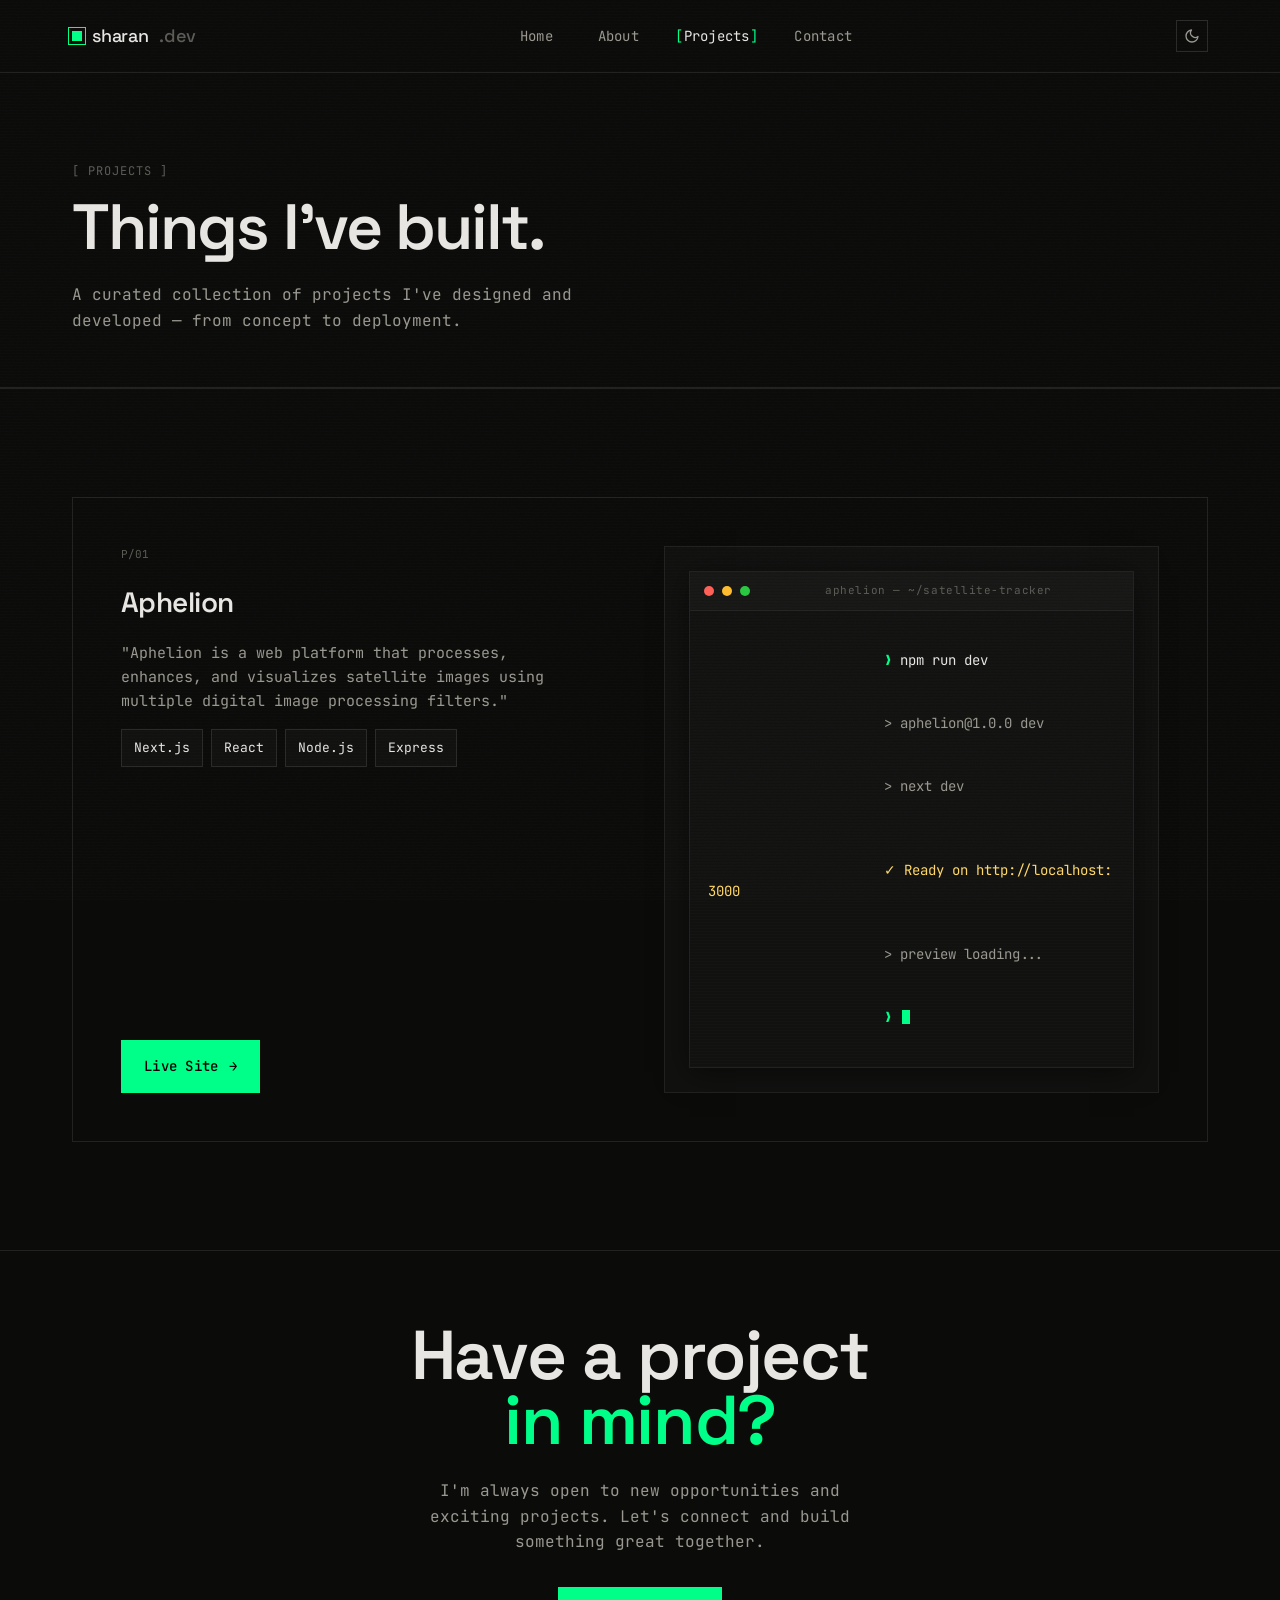
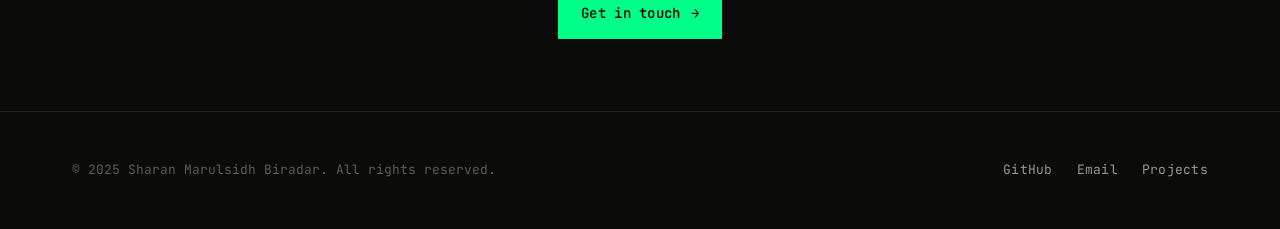
<file: projects.html>
<!DOCTYPE html>
<html lang="en" data-theme="dark">
<head>
  <!-- Primary Meta Tags -->
  <meta charset="UTF-8">
  <meta name="viewport" content="width=device-width, initial-scale=1.0">
  <title>Projects — Sharan Marulsidh Biradar | Full-Stack Web Developer</title>
  <meta name="description" content="Explore projects built by Sharan Marulsidh Biradar — including Aphelion, a satellite tracking app. Built with Next.js, React, Node.js, and Express.">
  <meta name="author" content="Sharan Marulsidh Biradar">
  <meta name="robots" content="index, follow">
  <meta name="googlebot" content="index, follow, max-image-preview:large, max-snippet:-1">

  <!-- Open Graph / Social -->
  <meta property="og:type" content="website">
  <meta property="og:url" content="https://sharanmb.dev/projects">
  <meta property="og:title" content="Projects — Sharan Marulsidh Biradar">
  <meta property="og:description" content="Explore projects built by Sharan Marulsidh Biradar — including Aphelion, a satellite tracking app. Built with Next.js, React, Node.js, and Express.">
  <meta property="og:site_name" content="Sharan Marulsidh Biradar">
  <meta property="og:locale" content="en_US">

  <!-- Twitter Card -->
  <meta name="twitter:card" content="summary_large_image">
  <meta name="twitter:title" content="Projects — Sharan Marulsidh Biradar">
  <meta name="twitter:description" content="Explore projects built by Sharan Marulsidh Biradar — including Aphelion, a satellite tracking app. Built with Next.js, React, Node.js, and Express.">

  <!-- Canonical -->
  <link rel="canonical" href="https://sharanmb.dev/projects">

  <!-- Structured Data (JSON-LD) — CreativeWork for project portfolio -->
  <script type="application/ld+json">
  {
    "@context": "https://schema.org",
    "@type": "CollectionPage",
    "name": "Projects — Sharan Marulsidh Biradar",
    "description": "A curated collection of projects built by Sharan Marulsidh Biradar.",
    "url": "https://sharanmb.dev/projects",
    "author": {
      "@type": "Person",
      "name": "Sharan Marulsidh Biradar",
      "email": "mailto:sharan.marulsidh@cmr.edu.in",
      "url": "https://sharanmb.dev"
    },
    "mainEntity": {
      "@type": "ItemList",
      "itemListElement": [
        {
          "@type": "ListItem",
          "position": 1,
          "item": {
            "@type": "CreativeWork",
            "name": "Aphelion",
            "description": "A satellite tracking application that visualizes real-time orbital data.",
            "url": "https://aphelion-sat.vercel.app/",
            "author": {
              "@type": "Person",
              "name": "Sharan Marulsidh Biradar"
            },
            "keywords": ["Next.js", "React", "Node.js", "Express"]
          }
        }
      ]
    }
  }
  </script>

  <!-- Styles -->
  <link rel="stylesheet" href="css/style.css">

  <!-- Theme init (prevent flash) -->
  <script>
    (function(){
      try {
        var t = localStorage.getItem('theme') === 'light' ? 'light' : 'dark';
        document.documentElement.setAttribute('data-theme', t);
        document.documentElement.style.colorScheme = t;
      } catch(e) {
        document.documentElement.setAttribute('data-theme', 'dark');
      }
    })();
  </script>
</head>
<body>
  <div class="page-wrapper">

    <!-- Skip Link (Accessibility) -->
    <a href="#main-content" class="skip-link">Skip to main content</a>

    <!-- ============================================================
         HEADER / NAVIGATION
         ============================================================ -->
    <header class="site-header" role="banner">
      <div class="container nav-inner">
        <!-- Logo -->
        <a href="index.html" class="nav-logo" aria-label="Sharan Marulsidh Biradar — home">
          <span class="nav-logo__dot" aria-hidden="true"></span>
          sharan<span class="nav-logo__suffix">.dev</span>
        </a>

        <!-- Desktop Navigation -->
        <nav aria-label="Main navigation" class="nav-links" id="main-nav">
          <a href="index.html" class="nav-link">Home</a>
          <a href="about.html" class="nav-link">About</a>
          <a href="projects.html" class="nav-link" aria-current="page">Projects</a>
          <a href="contact.html" class="nav-link">Contact</a>
        </nav>

        <!-- Actions -->
        <div class="nav-actions">
          <!-- Theme Toggle -->
          <button type="button"
                  id="theme-toggle"
                  class="theme-toggle"
                  aria-pressed="false"
                  aria-label="Switch to light mode">
            <svg class="icon-moon" xmlns="http://www.w3.org/2000/svg" width="16" height="16" viewBox="0 0 24 24" fill="none" stroke="currentColor" stroke-width="2" stroke-linecap="round" stroke-linejoin="round" aria-hidden="true">
              <path d="M21 12.79A9 9 0 1 1 11.21 3 7 7 0 0 0 21 12.79z"></path>
            </svg>
            <svg class="icon-sun" xmlns="http://www.w3.org/2000/svg" width="16" height="16" viewBox="0 0 24 24" fill="none" stroke="currentColor" stroke-width="2" stroke-linecap="round" stroke-linejoin="round" aria-hidden="true" style="display:none;">
              <circle cx="12" cy="12" r="5"></circle>
              <line x1="12" y1="1" x2="12" y2="3"></line>
              <line x1="12" y1="21" x2="12" y2="23"></line>
              <line x1="4.22" y1="4.22" x2="5.64" y2="5.64"></line>
              <line x1="18.36" y1="18.36" x2="19.78" y2="19.78"></line>
              <line x1="1" y1="12" x2="3" y2="12"></line>
              <line x1="21" y1="12" x2="23" y2="12"></line>
              <line x1="4.22" y1="19.78" x2="5.64" y2="18.36"></line>
              <line x1="18.36" y1="5.64" x2="19.78" y2="4.22"></line>
            </svg>
          </button>

          <!-- Mobile Menu Toggle -->
          <button type="button"
                  id="mobile-menu-toggle"
                  class="mobile-menu-toggle"
                  aria-expanded="false"
                  aria-controls="mobile-nav"
                  aria-label="Toggle navigation menu">
            <span aria-hidden="true"></span>
            <span aria-hidden="true"></span>
            <span aria-hidden="true"></span>
          </button>
        </div>
      </div>
    </header>

    <!-- Mobile Navigation -->
    <nav id="mobile-nav" class="mobile-nav" aria-label="Mobile navigation">
      <a href="index.html" class="nav-link">Home</a>
      <a href="about.html" class="nav-link">About</a>
      <a href="projects.html" class="nav-link" aria-current="page">Projects</a>
      <a href="contact.html" class="nav-link">Contact</a>
    </nav>

    <!-- ============================================================
         MAIN CONTENT
         ============================================================ -->
    <main id="main-content" tabindex="-1">

      <!-- ========== PAGE HEADER ========== -->
      <section class="page-header" aria-labelledby="page-heading">
        <div class="container">
          <span class="page-header__label" aria-hidden="true">[ PROJECTS ]</span>
          <h1 id="page-heading" class="page-header__title">Things I've built.</h1>
          <p class="page-header__desc">
            A curated collection of projects I've designed and developed — from concept to deployment.
          </p>
        </div>
      </section>

      <!-- ========== PROJECTS GRID ========== -->
      <section class="section" id="projects-list" aria-labelledby="projects-grid-heading">
        <div class="container">
          <h2 class="sr-only" id="projects-grid-heading">Project showcase</h2>

          <div class="projects__grid" role="list">

            <!-- Project Card: Aphelion -->
            <article class="project-card" role="listitem" aria-labelledby="project-aphelion-title">
              <div class="project-card__info">
                <span class="project-card__number" aria-hidden="true">P/01</span>
                <h3 class="project-card__title" id="project-aphelion-title">Aphelion</h3>
                <p class="project-card__desc">
                  "Aphelion is a web platform that processes, enhances, and visualizes satellite images using multiple digital image processing filters."
                </p>

                <ul class="project-card__tags" aria-label="Technologies used in Aphelion">
                  <li class="tag">Next.js</li>
                  <li class="tag">React</li>
                  <li class="tag">Node.js</li>
                  <li class="tag">Express</li>
                </ul>

                <div class="project-card__links">
                  <a href="https://aphelion-sat.vercel.app/"
                     class="btn btn--primary"
                     id="project-aphelion-live"
                     target="_blank"
                     rel="noopener noreferrer"
                     aria-label="View Aphelion live site (opens in new tab)">
                    Live Site
                    <span class="btn__arrow" aria-hidden="true">→</span>
                  </a>
                </div>
              </div>

              <div class="project-card__preview" aria-label="Project preview placeholder" role="img">
                <div class="terminal" aria-hidden="true">
                  <div class="terminal__header">
                    <span class="terminal__dot terminal__dot--red"></span>
                    <span class="terminal__dot terminal__dot--yellow"></span>
                    <span class="terminal__dot terminal__dot--green"></span>
                    <span class="terminal__title">aphelion — ~/satellite-tracker</span>
                  </div>
                  <div class="terminal__body">
                    <div class="terminal__line">
                      <span class="terminal__prompt">❯ </span><span class="terminal__command">npm run dev</span>
                    </div>
                    <div class="terminal__line">
                      <span class="terminal__output">> aphelion@1.0.0 dev</span>
                    </div>
                    <div class="terminal__line">
                      <span class="terminal__output">> next dev</span>
                    </div>
                    <div class="terminal__line">&nbsp;</div>
                    <div class="terminal__line">
                      <span class="terminal__value">✓ Ready on http://localhost:3000</span>
                    </div>
                    <div class="terminal__line">
                      <span class="terminal__output">> preview loading...</span>
                    </div>
                    <div class="terminal__line">
                      <span class="terminal__prompt">❯ </span><span class="terminal__cursor"></span>
                    </div>
                  </div>
                </div>
              </div>
            </article>

          </div>
        </div>
      </section>

      <!-- ========== CTA BANNER ========== -->
      <section class="section" aria-labelledby="cta-heading" style="padding-block: clamp(40px, 8vh, 80px);">
        <div class="container" style="text-align: center;">
          <h2 id="cta-heading" class="section__title" style="margin-bottom: var(--space-lg);">
            Have a project<br><span style="color: var(--color-primary);">in mind?</span>
          </h2>
          <p style="color: var(--color-text-muted); margin-bottom: var(--space-xl); max-width: 45ch; margin-inline: auto; font-size: 1rem; line-height: 1.6;">
            I'm always open to new opportunities and exciting projects. Let's connect and build something great together.
          </p>
          <a href="contact.html" class="btn btn--primary" id="cta-projects-contact">
            Get in touch
            <span class="btn__arrow" aria-hidden="true">→</span>
          </a>
        </div>
      </section>

    </main>

    <!-- ============================================================
         FOOTER
         ============================================================ -->
    <footer class="site-footer" role="contentinfo">
      <div class="container footer__inner">
        <p class="footer__copyright">
          © <time datetime="2025">2025</time> Sharan Marulsidh Biradar. All rights reserved.
        </p>
        <nav class="footer__links" aria-label="Footer navigation">
          <a href="https://github.com/sharanbiradar20-hash" class="footer__link" target="_blank" rel="noopener noreferrer">GitHub</a>
          <a href="mailto:sharan.marulsidh@cmr.edu.in" class="footer__link">Email</a>
          <a href="projects.html" class="footer__link" aria-current="page">Projects</a>
        </nav>
      </div>
    </footer>

  </div>

  <!-- Scripts -->
  <script src="js/main.js"></script>
</body>
</html>
</file>
<file: css/style.css>
/* ============================================================
   DESIGN SYSTEM — Terminal-Style Portfolio
   Author: Sharan Marulsidh Biradar
   ============================================================ */

/* ---------- Google Fonts ---------- */
@import url('https://fonts.googleapis.com/css2?family=JetBrains+Mono:ital,wght@0,300;0,400;0,500;0,600;0,700;1,400&family=Space+Grotesk:wght@400;500;600;700&display=swap');

/* ============================================================
   CSS CUSTOM PROPERTIES (Design Tokens)
   ============================================================ */
:root {
  /* — Typography — */
  --font-mono: 'JetBrains Mono', 'Fira Code', 'Cascadia Code', 'Consolas', monospace;
  --font-display: 'Space Grotesk', system-ui, -apple-system, sans-serif;

  /* — Spacing scale — */
  --space-xs: 0.25rem;
  --space-sm: 0.5rem;
  --space-md: 1rem;
  --space-lg: 1.5rem;
  --space-xl: 2rem;
  --space-2xl: 3rem;
  --space-3xl: 4rem;
  --space-4xl: 6rem;

  /* — Layout — */
  --max-width: 1200px;
  --gutter: clamp(1rem, 4vw, 2rem);
  --nav-height: 72px;
  --border-radius: 0;

  /* — Transitions — */
  --transition-fast: 150ms ease-out;
  --transition-normal: 300ms ease-out;
  --transition-slow: 500ms ease-out;

  /* — Z-index layers — */
  --z-nav: 100;
  --z-overlay: 200;
  --z-modal: 300;
  --z-skip: 400;
}

/* ============================================================
   DARK THEME (Default)
   ============================================================ */
[data-theme="dark"] {
  --color-bg: #0b0b0a;
  --color-surface: #111110;
  --color-surface-2: #161615;
  --color-border: #222221;
  --color-border-2: #2a2a28;

  --color-text: #e8e6e3;
  --color-text-muted: #9a9890;
  --color-text-subtle: #5c5b56;

  --color-primary: #00ff88;
  --color-primary-dim: rgba(0, 255, 136, 0.12);
  --color-accent: #00ccff;
  --color-error: #ff5f57;
  --color-warning: #febc2e;
  --color-ok: #28c840;

  --color-str: #ffd866;

  --shadow-terminal: 0 4px 30px rgba(0, 0, 0, 0.5);

  color-scheme: dark;
}

/* ============================================================
   LIGHT THEME
   ============================================================ */
[data-theme="light"] {
  --color-bg: #f2f1ea;
  --color-surface: #e8e7e0;
  --color-surface-2: #dddcd5;
  --color-border: #c8c7c0;
  --color-border-2: #b0afaa;

  --color-text: #1a1a18;
  --color-text-muted: #55544e;
  --color-text-subtle: #7a7970;

  --color-primary: #007a42;
  --color-primary-dim: rgba(0, 122, 66, 0.1);
  --color-accent: #0077aa;
  --color-error: #cc3333;
  --color-warning: #c98800;
  --color-ok: #1a8a30;

  --color-str: #b87400;

  --shadow-terminal: 0 4px 20px rgba(0, 0, 0, 0.1);

  color-scheme: light;
}

/* ============================================================
   CSS RESET & BASE
   ============================================================ */
*,
*::before,
*::after {
  margin: 0;
  padding: 0;
  box-sizing: border-box;
}

html {
  scroll-behavior: smooth;
  scroll-padding-top: calc(var(--nav-height) + var(--space-xl));
  -webkit-text-size-adjust: 100%;
  text-rendering: optimizeLegibility;
  -webkit-font-smoothing: antialiased;
  -moz-osx-font-smoothing: grayscale;
}

body {
  font-family: var(--font-mono);
  font-size: 1rem;
  line-height: 1.6;
  color: var(--color-text);
  background-color: var(--color-bg);
  min-height: 100vh;
  overflow-x: hidden;
  transition: background-color var(--transition-normal), color var(--transition-normal);
}

/* ---------- Noise Overlay (Decorative) ---------- */
body::before {
  content: '';
  position: fixed;
  inset: 0;
  pointer-events: none;
  opacity: 0.025;
  z-index: 9999;
  background-image: url("data:image/svg+xml,%3Csvg xmlns='http://www.w3.org/2000/svg' width='160' height='160'%3E%3Cfilter id='n'%3E%3CfeTurbulence type='fractalNoise' baseFrequency='0.85' numOctaves='3'/%3E%3C/filter%3E%3Crect width='100%25' height='100%25' filter='url(%23n)' opacity='0.65'/%3E%3C/svg%3E");
}

/* ---------- Scanlines Overlay (Decorative) ---------- */
body::after {
  content: '';
  position: fixed;
  inset: 0;
  pointer-events: none;
  z-index: 9998;
  background: repeating-linear-gradient(
    0deg,
    rgba(255, 255, 255, 0.012) 0 1px,
    transparent 1px 3px
  );
}

img {
  max-width: 100%;
  height: auto;
  display: block;
}

a {
  color: var(--color-primary);
  text-decoration: none;
  transition: color var(--transition-fast);
}

a:hover {
  color: var(--color-text);
}

ul, ol {
  list-style: none;
}

/* ============================================================
   SKIP LINK (Accessibility)
   ============================================================ */
.skip-link {
  position: fixed;
  top: var(--space-md);
  left: var(--space-md);
  background-color: var(--color-primary);
  color: #000;
  padding: var(--space-sm) var(--space-md);
  font-family: var(--font-mono);
  font-size: 0.875rem;
  font-weight: 500;
  z-index: var(--z-skip);
  transform: translateY(-200%);
  transition: transform var(--transition-normal);
  text-decoration: none;
}

.skip-link:focus {
  transform: translateY(0);
  outline: 2px solid var(--color-text);
  outline-offset: 2px;
}

/* ============================================================
   FOCUS STYLES (Accessibility)
   ============================================================ */
:focus-visible {
  outline: 2px solid var(--color-primary);
  outline-offset: 3px;
}

:focus:not(:focus-visible) {
  outline: none;
}

/* ============================================================
   LAYOUT CONTAINERS
   ============================================================ */
.container {
  width: 100%;
  max-width: var(--max-width);
  margin-inline: auto;
  padding-inline: var(--gutter);
}

.page-wrapper {
  display: flex;
  flex-direction: column;
  min-height: 100vh;
}

/* ============================================================
   NAVIGATION / HEADER
   ============================================================ */
.site-header {
  position: fixed;
  top: 0;
  left: 0;
  right: 0;
  z-index: var(--z-nav);
  border-bottom: 1px solid var(--color-border);
  background-color: var(--color-bg);
  transition: border-color var(--transition-fast), background-color var(--transition-normal);
}

.nav-inner {
  height: var(--nav-height);
  display: flex;
  align-items: center;
  justify-content: space-between;
  gap: var(--space-md);
}

/* — Logo — */
.nav-logo {
  display: inline-flex;
  align-items: center;
  gap: 0.625rem;
  font-family: var(--font-display);
  font-weight: 500;
  font-size: 1.125rem;
  letter-spacing: -0.01em;
  color: var(--color-text);
  text-decoration: none;
  white-space: nowrap;
  flex-shrink: 0;
}

.nav-logo:hover {
  color: var(--color-text);
}

.nav-logo__dot {
  width: 10px;
  height: 10px;
  background-color: var(--color-primary);
  display: inline-block;
  position: relative;
  flex-shrink: 0;
}

.nav-logo__dot::before {
  content: '';
  position: absolute;
  inset: -4px;
  border: 1px solid var(--color-primary);
  animation: pulse-dot 2.4s ease-out infinite;
}

@keyframes pulse-dot {
  0% { opacity: 1; transform: scale(1); }
  70% { opacity: 0; transform: scale(1.6); }
  100% { opacity: 0; transform: scale(1.6); }
}

.nav-logo__suffix {
  color: var(--color-text-subtle);
}

/* — Desktop Nav Links — */
.nav-links {
  display: flex;
  gap: 0.25rem;
  align-items: center;
  flex-wrap: nowrap;
}

.nav-link {
  font-family: var(--font-mono);
  font-size: 0.875rem;
  color: var(--color-text-muted);
  text-decoration: none;
  padding: var(--space-sm) 0.75rem;
  letter-spacing: 0.02em;
  position: relative;
  transition: color var(--transition-fast);
  white-space: nowrap;
}

.nav-link::before {
  content: '[';
  opacity: 0;
  transition: opacity var(--transition-fast);
  color: var(--color-primary);
}

.nav-link::after {
  content: ']';
  opacity: 0;
  transition: opacity var(--transition-fast);
  color: var(--color-primary);
}

.nav-link:hover,
.nav-link[aria-current="page"] {
  color: var(--color-text);
}

.nav-link:hover::before,
.nav-link:hover::after,
.nav-link[aria-current="page"]::before,
.nav-link[aria-current="page"]::after {
  opacity: 1;
}

/* — Nav Actions (Theme toggle) — */
.nav-actions {
  display: flex;
  align-items: center;
  gap: 0.75rem;
  flex-shrink: 0;
}

.theme-toggle {
  width: 2rem;
  height: 2rem;
  border: 1px solid var(--color-border-2);
  background: transparent;
  color: var(--color-text-muted);
  cursor: pointer;
  display: flex;
  align-items: center;
  justify-content: center;
  transition: border-color var(--transition-normal), color var(--transition-normal);
  padding: 0;
}

.theme-toggle:hover {
  border-color: var(--color-primary);
  color: var(--color-primary);
}

.theme-toggle svg {
  width: 16px;
  height: 16px;
}

/* — Mobile Menu Toggle — */
.mobile-menu-toggle {
  display: none;
  width: 2.5rem;
  height: 2.5rem;
  border: 1px solid var(--color-border-2);
  background: transparent;
  color: var(--color-text-muted);
  cursor: pointer;
  align-items: center;
  justify-content: center;
  padding: 0;
  flex-direction: column;
  gap: 5px;
}

.mobile-menu-toggle span {
  display: block;
  width: 18px;
  height: 1.5px;
  background-color: currentColor;
  transition: transform var(--transition-fast), opacity var(--transition-fast);
}

.mobile-menu-toggle[aria-expanded="true"] span:nth-child(1) {
  transform: rotate(45deg) translate(4px, 4px);
}

.mobile-menu-toggle[aria-expanded="true"] span:nth-child(2) {
  opacity: 0;
}

.mobile-menu-toggle[aria-expanded="true"] span:nth-child(3) {
  transform: rotate(-45deg) translate(5px, -5px);
}

/* — Mobile Nav — */
.mobile-nav {
  display: none;
  position: fixed;
  top: var(--nav-height);
  left: 0;
  right: 0;
  bottom: 0;
  background-color: var(--color-bg);
  border-top: 1px solid var(--color-border);
  z-index: calc(var(--z-nav) - 1);
  padding: var(--space-2xl) var(--gutter);
  flex-direction: column;
  gap: var(--space-sm);
  opacity: 0;
  transform: translateY(-10px);
  transition: opacity var(--transition-normal), transform var(--transition-normal);
}

.mobile-nav.is-open {
  display: flex;
  opacity: 1;
  transform: translateY(0);
}

.mobile-nav .nav-link {
  font-size: 1.25rem;
  padding: var(--space-md) 0;
  border-bottom: 1px solid var(--color-border);
}

/* ============================================================
   HERO SECTION
   ============================================================ */
.hero {
  position: relative;
  min-height: 100vh;
  display: flex;
  flex-direction: column;
  justify-content: center;
  padding-top: clamp(80px, 10vh, 130px);
  padding-bottom: clamp(24px, 5vh, 60px);
}

.hero__grid {
  display: grid;
  grid-template-columns: 1fr 1fr;
  gap: var(--space-3xl);
  align-items: stretch;
}

.hero__content {
  display: flex;
  flex-direction: column;
  justify-content: center;
  gap: var(--space-xl);
}

.hero__label {
  font-family: var(--font-mono);
  font-size: 0.75rem;
  color: var(--color-text-subtle);
  letter-spacing: 0.08em;
  text-transform: uppercase;
}

.hero__title {
  font-family: var(--font-display);
  font-weight: 600;
  font-size: clamp(2.375rem, 5.5vw, 5.625rem);
  line-height: 0.92;
  letter-spacing: -0.045em;
  color: var(--color-text);
}

.hero__title .highlight {
  color: var(--color-primary);
}

.hero__title .subdued {
  color: var(--color-text-muted);
  font-style: italic;
  font-family: var(--font-display);
  font-size: 0.85em;
}

.hero__description {
  font-size: 1rem;
  line-height: 1.55;
  color: var(--color-text-muted);
  max-width: 50ch;
}

.hero__cta-group {
  display: flex;
  gap: 1.25rem;
  align-items: center;
  flex-wrap: wrap;
  padding-bottom: 0.75rem;
}

/* — Meta Row — */
.hero__meta {
  display: flex;
  gap: 2.5rem;
  border-top: 1px solid var(--color-border);
  padding-top: 1.25rem;
  flex-wrap: wrap;
}

.hero__meta-item {
  display: flex;
  flex-direction: column;
  gap: 0.25rem;
}

.hero__meta-label {
  font-family: var(--font-mono);
  font-size: 0.6875rem;
  color: var(--color-text-subtle);
  text-transform: uppercase;
  letter-spacing: 0.08em;
}

.hero__meta-value {
  font-size: 0.9375rem;
  color: var(--color-text);
}

/* ============================================================
   TERMINAL WINDOW (Decorative)
   ============================================================ */
.terminal {
  display: flex;
  flex-direction: column;
  font-family: var(--font-mono);
  font-size: 0.875rem;
  position: relative;
  overflow: hidden;
  background-color: var(--color-surface);
  border: 1px solid var(--color-border);
  box-shadow: var(--shadow-terminal);
}

.terminal::before {
  content: '';
  position: absolute;
  inset: 0;
  pointer-events: none;
  background: repeating-linear-gradient(
    0deg,
    rgba(255, 255, 255, 0.012) 0 1px,
    transparent 1px 3px
  );
}

.terminal__header {
  display: flex;
  align-items: center;
  gap: 0.5rem;
  padding: 0.625rem 0.875rem;
  border-bottom: 1px solid var(--color-border);
  background-color: var(--color-surface-2);
  flex-shrink: 0;
}

.terminal__dot {
  width: 10px;
  height: 10px;
  border-radius: 50%;
}

.terminal__dot--red { background-color: #ff5f57; }
.terminal__dot--yellow { background-color: #febc2e; }
.terminal__dot--green { background-color: #28c840; }

.terminal__title {
  flex: 1;
  text-align: center;
  font-size: 0.6875rem;
  color: var(--color-text-subtle);
  letter-spacing: 0.05em;
}

.terminal__tabs {
  display: flex;
}

.terminal__tab {
  font-size: 0.6875rem;
  color: var(--color-text-subtle);
  padding: 0.25rem 0.5rem;
  border: 1px solid transparent;
}

.terminal__tab--active {
  color: var(--color-text);
  border-color: var(--color-border-2);
  background-color: var(--color-bg);
}

.terminal__body {
  flex: 1;
  padding: 1.125rem;
  overflow: hidden;
  position: relative;
}

.terminal__line {
  white-space: pre-wrap;
  word-break: break-all;
  min-height: 1.5em;
  line-height: 1.5;
}

.terminal__prompt {
  color: var(--color-primary);
}

.terminal__command {
  color: var(--color-text);
}

.terminal__output {
  color: var(--color-text-muted);
}

.terminal__key {
  color: var(--color-primary);
}

.terminal__value {
  color: var(--color-str);
}

.terminal__ok {
  color: var(--color-ok);
}

.terminal__cursor {
  display: inline-block;
  width: 8px;
  height: 1em;
  background-color: var(--color-primary);
  vertical-align: -2px;
  margin-left: 2px;
  animation: blink 1s steps(2) infinite;
}

@keyframes blink {
  0% { opacity: 1; }
  50% { opacity: 0; }
}

.terminal__footer {
  border-top: 1px solid var(--color-border);
  padding: 0.5rem 0.875rem;
  display: flex;
  justify-content: space-between;
  align-items: center;
  font-size: 0.6875rem;
  color: var(--color-text-subtle);
  background-color: var(--color-surface-2);
  flex-shrink: 0;
}

.terminal__footer-left {
  display: flex;
  gap: 0.875rem;
}

.terminal__branch {
  color: var(--color-primary);
}

/* ============================================================
   BUTTONS
   ============================================================ */
.btn {
  display: inline-flex;
  align-items: center;
  gap: 0.625rem;
  font-family: var(--font-mono);
  font-size: 0.875rem;
  letter-spacing: 0.02em;
  padding: 0.875rem 1.375rem;
  border: 1px solid var(--color-border);
  cursor: pointer;
  position: relative;
  z-index: 0;
  overflow: hidden;
  text-decoration: none;
  white-space: nowrap;
  user-select: none;
  transition: border-color var(--transition-normal), color var(--transition-normal),
    background-color var(--transition-normal), transform var(--transition-fast);
}

.btn:active {
  transform: translateY(1px);
}

.btn--primary {
  background-color: var(--color-primary);
  border-color: var(--color-primary);
  color: #000;
  font-weight: 500;
}

.btn--primary::after {
  content: '';
  position: absolute;
  inset: 0;
  background: linear-gradient(120deg, transparent 30%, rgba(255, 255, 255, 0.5) 50%, transparent 70%);
  transform: translateX(-100%);
  transition: transform 0.8s cubic-bezier(0.16, 1, 0.3, 1);
  pointer-events: none;
}

.btn--primary:hover {
  background-color: var(--color-text);
  border-color: var(--color-text);
}

.btn--primary:hover::after {
  transform: translateX(100%);
}

.btn--ghost {
  background: transparent;
  border-color: transparent;
  color: var(--color-text-muted);
}

.btn--ghost:hover {
  color: var(--color-primary);
}

.btn--outline {
  background: transparent;
  border-color: var(--color-border-2);
  color: var(--color-text);
}

.btn--outline:hover {
  border-color: var(--color-primary);
  color: var(--color-primary);
}

.btn__arrow {
  transition: transform 0.35s cubic-bezier(0.16, 1, 0.3, 1);
}

.btn:hover .btn__arrow {
  transform: translateX(4px);
}

/* ============================================================
   SECTION HEADERS
   ============================================================ */
.section {
  padding-block: clamp(80px, 12vh, 160px);
  border-top: 1px solid var(--color-border);
}

.section__header {
  display: grid;
  grid-template-columns: 1fr 2fr;
  gap: var(--gutter);
  margin-bottom: var(--space-3xl);
  align-items: end;
}

.section__label {
  font-family: var(--font-mono);
  font-size: 0.75rem;
  color: var(--color-text-subtle);
  letter-spacing: 0.08em;
}

.section__title {
  font-family: var(--font-display);
  font-weight: 600;
  letter-spacing: -0.02em;
  font-size: clamp(2.5rem, 5.4vw, 5.5rem);
  line-height: 0.95;
  color: var(--color-text);
}

/* ============================================================
   ABOUT SECTION
   ============================================================ */
.about__grid {
  display: grid;
  grid-template-columns: 1fr 1fr;
  gap: var(--space-3xl);
  align-items: start;
}

.about__text {
  display: flex;
  flex-direction: column;
  gap: var(--space-lg);
}

.about__text p {
  color: var(--color-text-muted);
  font-size: 1rem;
  line-height: 1.7;
}

.about__text p strong {
  color: var(--color-text);
  font-weight: 500;
}

/* ============================================================
   SKILLS / STACK
   ============================================================ */
.skills__grid {
  display: grid;
  grid-template-columns: repeat(3, 1fr);
  gap: 0;
  border: 1px solid var(--color-border);
}

.skill-card {
  padding: var(--space-xl);
  border-right: 1px solid var(--color-border);
  border-bottom: 1px solid var(--color-border);
  transition: background-color var(--transition-normal);
}

.skill-card:hover {
  background-color: var(--color-primary-dim);
}

.skill-card__label {
  font-family: var(--font-mono);
  font-size: 0.6875rem;
  color: var(--color-text-subtle);
  margin-bottom: var(--space-md);
  text-transform: uppercase;
  letter-spacing: 0.1em;
}

.skill-card__name {
  font-family: var(--font-display);
  font-size: 1.25rem;
  font-weight: 600;
  letter-spacing: -0.01em;
  color: var(--color-text);
  margin-bottom: var(--space-sm);
}

.skill-card__desc {
  font-size: 0.8125rem;
  color: var(--color-text-muted);
  line-height: 1.55;
}

/* ============================================================
   PROJECT CARDS
   ============================================================ */
.projects__grid {
  display: grid;
  grid-template-columns: 1fr;
  gap: 0;
  border: 1px solid var(--color-border);
}

.project-card {
  display: grid;
  grid-template-columns: 1fr 1fr;
  gap: var(--space-2xl);
  padding: var(--space-2xl);
  border-bottom: 1px solid var(--color-border);
  transition: background-color var(--transition-normal);
}

.project-card:last-child {
  border-bottom: none;
}

.project-card:hover {
  background-color: var(--color-surface);
}

.project-card__info {
  display: flex;
  flex-direction: column;
  gap: var(--space-md);
}

.project-card__number {
  font-family: var(--font-mono);
  font-size: 0.6875rem;
  color: var(--color-text-subtle);
}

.project-card__title {
  font-family: var(--font-display);
  font-size: 1.75rem;
  font-weight: 600;
  letter-spacing: -0.02em;
  color: var(--color-text);
}

.project-card__desc {
  color: var(--color-text-muted);
  font-size: 0.9375rem;
  line-height: 1.6;
  max-width: 50ch;
}

.project-card__tags {
  display: flex;
  flex-wrap: wrap;
  gap: var(--space-sm);
}

.tag {
  font-family: var(--font-mono);
  font-size: 0.8125rem;
  padding: 0.5rem 0.75rem;
  border: 1px solid var(--color-border-2);
  background-color: var(--color-surface);
  color: var(--color-text);
  transition: border-color var(--transition-fast), background-color var(--transition-fast);
}

.tag:hover {
  border-color: var(--color-primary);
  background-color: var(--color-primary-dim);
}

.project-card__preview {
  display: flex;
  align-items: center;
  justify-content: center;
  background-color: var(--color-surface);
  border: 1px solid var(--color-border);
  min-height: 250px;
  padding: var(--space-lg);
}

.project-card__preview img {
  width: 100%;
  height: 100%;
  object-fit: cover;
}

.project-card__links {
  display: flex;
  gap: var(--space-md);
  margin-top: auto;
}

/* ============================================================
   CONTACT SECTION
   ============================================================ */
.contact__grid {
  display: grid;
  grid-template-columns: 1fr 1fr;
  gap: var(--space-3xl);
  align-items: start;
}

.contact__info {
  display: flex;
  flex-direction: column;
  gap: var(--space-xl);
}

.contact__info p {
  color: var(--color-text-muted);
  font-size: 1rem;
  line-height: 1.6;
}

.contact__detail {
  display: flex;
  flex-direction: column;
  gap: var(--space-xs);
}

.contact__detail-label {
  font-family: var(--font-mono);
  font-size: 0.6875rem;
  color: var(--color-text-subtle);
  text-transform: uppercase;
  letter-spacing: 0.1em;
}

.contact__detail-value {
  color: var(--color-text);
  font-size: 0.9375rem;
}

.contact__detail-value a {
  color: var(--color-primary);
  text-decoration: none;
  border-bottom: 1px solid transparent;
  transition: border-color var(--transition-fast);
}

.contact__detail-value a:hover {
  border-bottom-color: var(--color-primary);
}

/* — Form Styles — */
.contact-form {
  display: flex;
  flex-direction: column;
  gap: var(--space-lg);
}

.form-group {
  display: flex;
  flex-direction: column;
  gap: var(--space-sm);
}

.form-label {
  font-family: var(--font-mono);
  font-size: 0.75rem;
  color: var(--color-text-subtle);
  letter-spacing: 0.04em;
  text-transform: uppercase;
}

.form-input,
.form-textarea {
  font-family: var(--font-mono);
  font-size: 0.9375rem;
  color: var(--color-text);
  background-color: var(--color-surface);
  border: 1px solid var(--color-border-2);
  padding: 0.875rem 1rem;
  transition: border-color var(--transition-fast), box-shadow var(--transition-fast);
  width: 100%;
}

.form-input:focus,
.form-textarea:focus {
  outline: none;
  border-color: var(--color-primary);
  box-shadow: 0 0 0 2px var(--color-primary-dim);
}

.form-input::placeholder,
.form-textarea::placeholder {
  color: var(--color-text-subtle);
}

.form-textarea {
  resize: vertical;
  min-height: 150px;
}

.form-error {
  font-family: var(--font-mono);
  font-size: 0.75rem;
  color: var(--color-error);
  display: none;
}

.form-group.has-error .form-error {
  display: block;
}

.form-group.has-error .form-input,
.form-group.has-error .form-textarea {
  border-color: var(--color-error);
}

/* — Form Success — */
.form-success {
  display: none;
  padding: var(--space-lg);
  border: 1px solid var(--color-ok);
  background-color: rgba(40, 200, 64, 0.08);
  text-align: center;
}

.form-success.is-visible,
.form-success:not([hidden]) {
  display: block;
}

.form-success p {
  color: var(--color-ok);
  font-family: var(--font-mono);
  font-size: 0.875rem;
}

/* ============================================================
   UTILITY: VISUALLY HIDDEN (Screen reader only)
   ============================================================ */
.visually-hidden,
.sr-only {
  position: absolute;
  width: 1px;
  height: 1px;
  margin: -1px;
  padding: 0;
  overflow: hidden;
  clip: rect(0, 0, 0, 0);
  white-space: nowrap;
  border: 0;
}

/* ============================================================
   FOOTER
   ============================================================ */
.site-footer {
  border-top: 1px solid var(--color-border);
  padding-block: var(--space-2xl);
}

.footer__inner {
  display: flex;
  justify-content: space-between;
  align-items: center;
  flex-wrap: wrap;
  gap: var(--space-lg);
}

.footer__copyright {
  font-size: 0.8125rem;
  color: var(--color-text-subtle);
}

.footer__links {
  display: flex;
  gap: var(--space-lg);
}

.footer__link {
  font-size: 0.8125rem;
  color: var(--color-text-muted);
  text-decoration: none;
  transition: color var(--transition-fast);
  letter-spacing: 0.02em;
}

.footer__link:hover {
  color: var(--color-primary);
}

/* ============================================================
   STATUS INDICATOR
   ============================================================ */
.status-badge {
  display: inline-flex;
  align-items: center;
  gap: 0.5rem;
  font-family: var(--font-mono);
  font-size: 0.75rem;
  color: var(--color-ok);
  letter-spacing: 0.04em;
}

.status-badge__dot {
  width: 6px;
  height: 6px;
  border-radius: 50%;
  background-color: var(--color-ok);
  animation: pulse-status 2s ease-in-out infinite;
}

@keyframes pulse-status {
  0%, 100% { opacity: 1; }
  50% { opacity: 0.4; }
}

/* ============================================================
   PAGE HEADER (for inner pages)
   ============================================================ */
.page-header {
  padding-top: calc(var(--nav-height) + clamp(60px, 10vh, 120px));
  padding-bottom: clamp(40px, 6vh, 80px);
  border-bottom: 1px solid var(--color-border);
}

.page-header__label {
  font-family: var(--font-mono);
  font-size: 0.75rem;
  color: var(--color-text-subtle);
  letter-spacing: 0.08em;
  text-transform: uppercase;
  margin-bottom: var(--space-md);
  display: block;
}

.page-header__title {
  font-family: var(--font-display);
  font-weight: 600;
  font-size: clamp(2rem, 5vw, 4rem);
  line-height: 0.95;
  letter-spacing: -0.03em;
  color: var(--color-text);
  margin-bottom: var(--space-lg);
}

.page-header__desc {
  font-size: 1rem;
  color: var(--color-text-muted);
  max-width: 55ch;
  line-height: 1.6;
}

/* ============================================================
   RESPONSIVE — MOBILE FIRST BREAKPOINTS
   ============================================================ */

/* ---- Tablet & below (max-width: 900px) ---- */
@media (max-width: 900px) {
  .hero__grid {
    grid-template-columns: 1fr;
  }

  .hero .terminal {
    display: none;
  }

  .section__header {
    grid-template-columns: 1fr;
    gap: var(--space-md);
  }

  .about__grid {
    grid-template-columns: 1fr;
  }

  .contact__grid {
    grid-template-columns: 1fr;
  }

  .project-card {
    grid-template-columns: 1fr;
  }

  .nav-links {
    display: none;
  }

  .mobile-menu-toggle {
    display: flex;
  }
}

/* ---- Mobile (max-width: 600px) ---- */
@media (max-width: 600px) {
  .hero__title {
    font-size: clamp(2rem, 8vw, 2.5rem);
  }

  .skills__grid {
    grid-template-columns: repeat(2, 1fr);
  }

  .hero__meta {
    flex-direction: column;
    gap: var(--space-md);
  }

  .footer__inner {
    flex-direction: column;
    text-align: center;
  }
}
</file>
